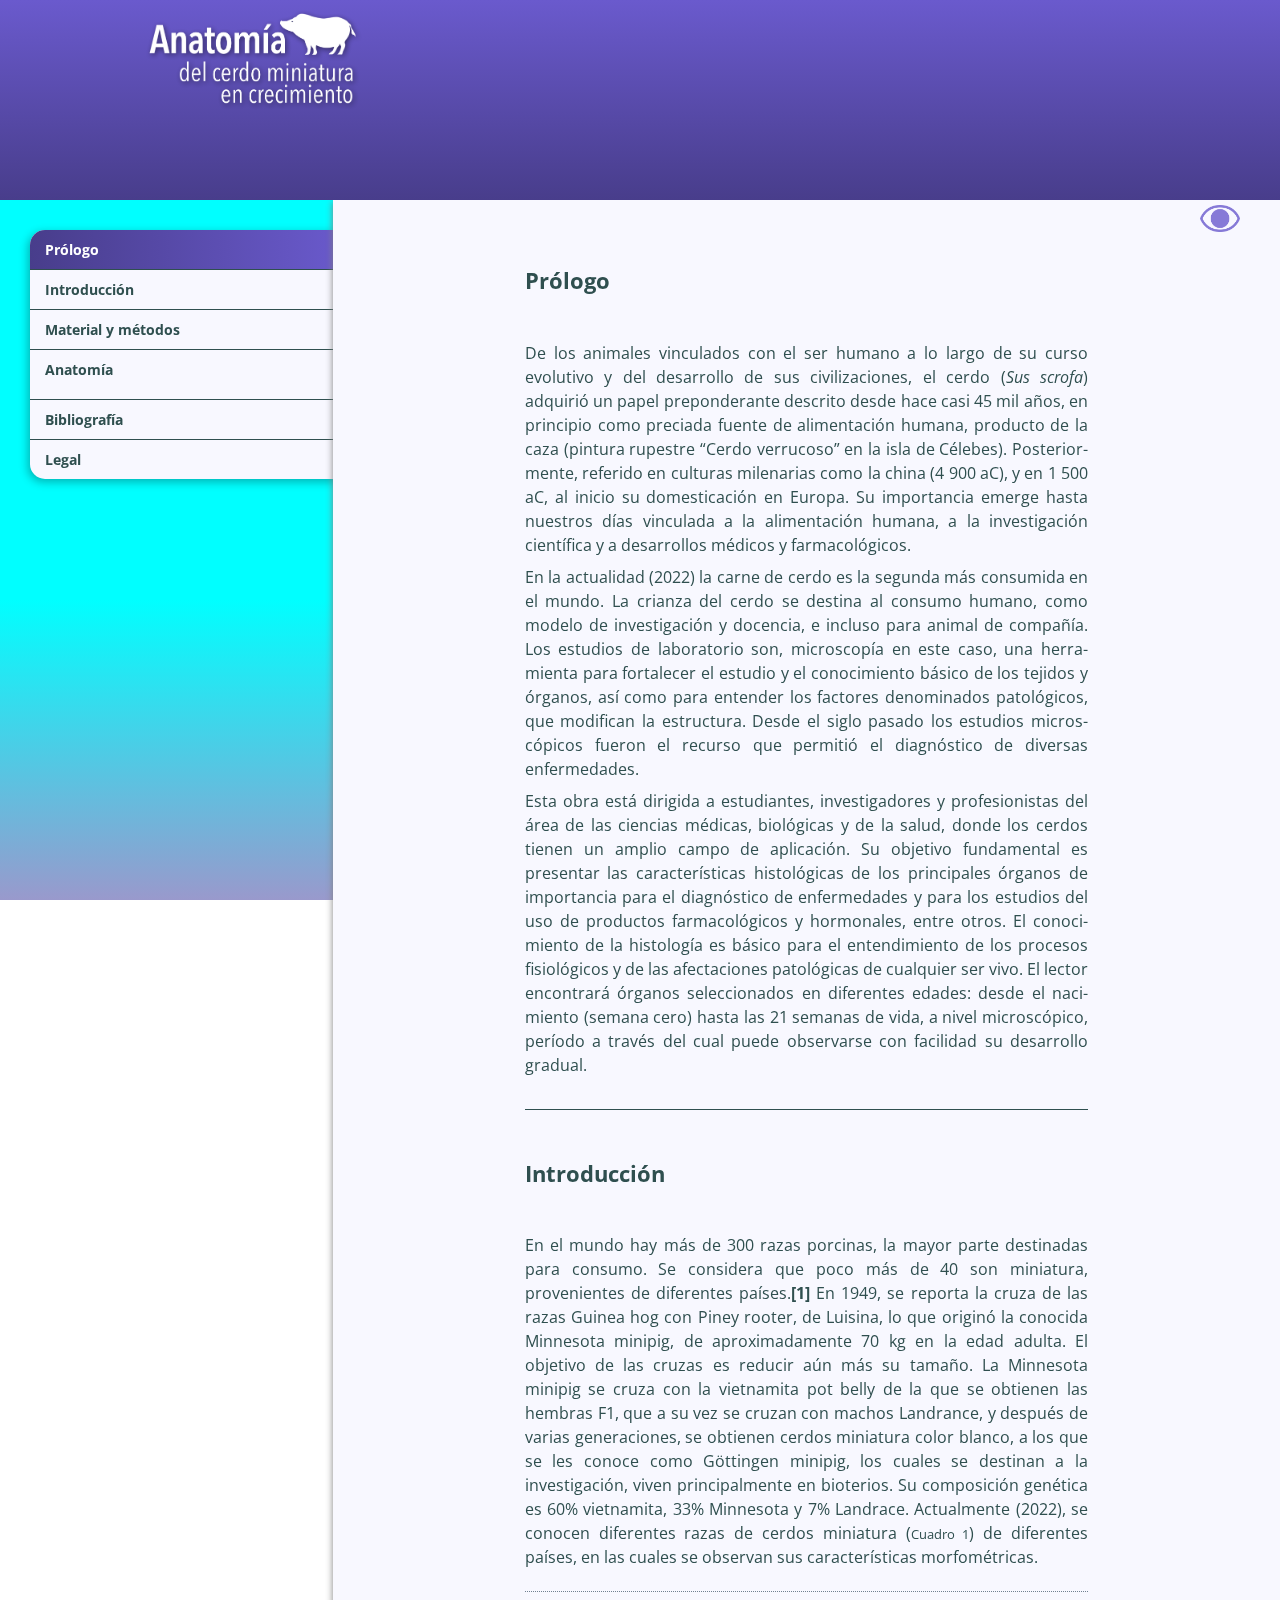
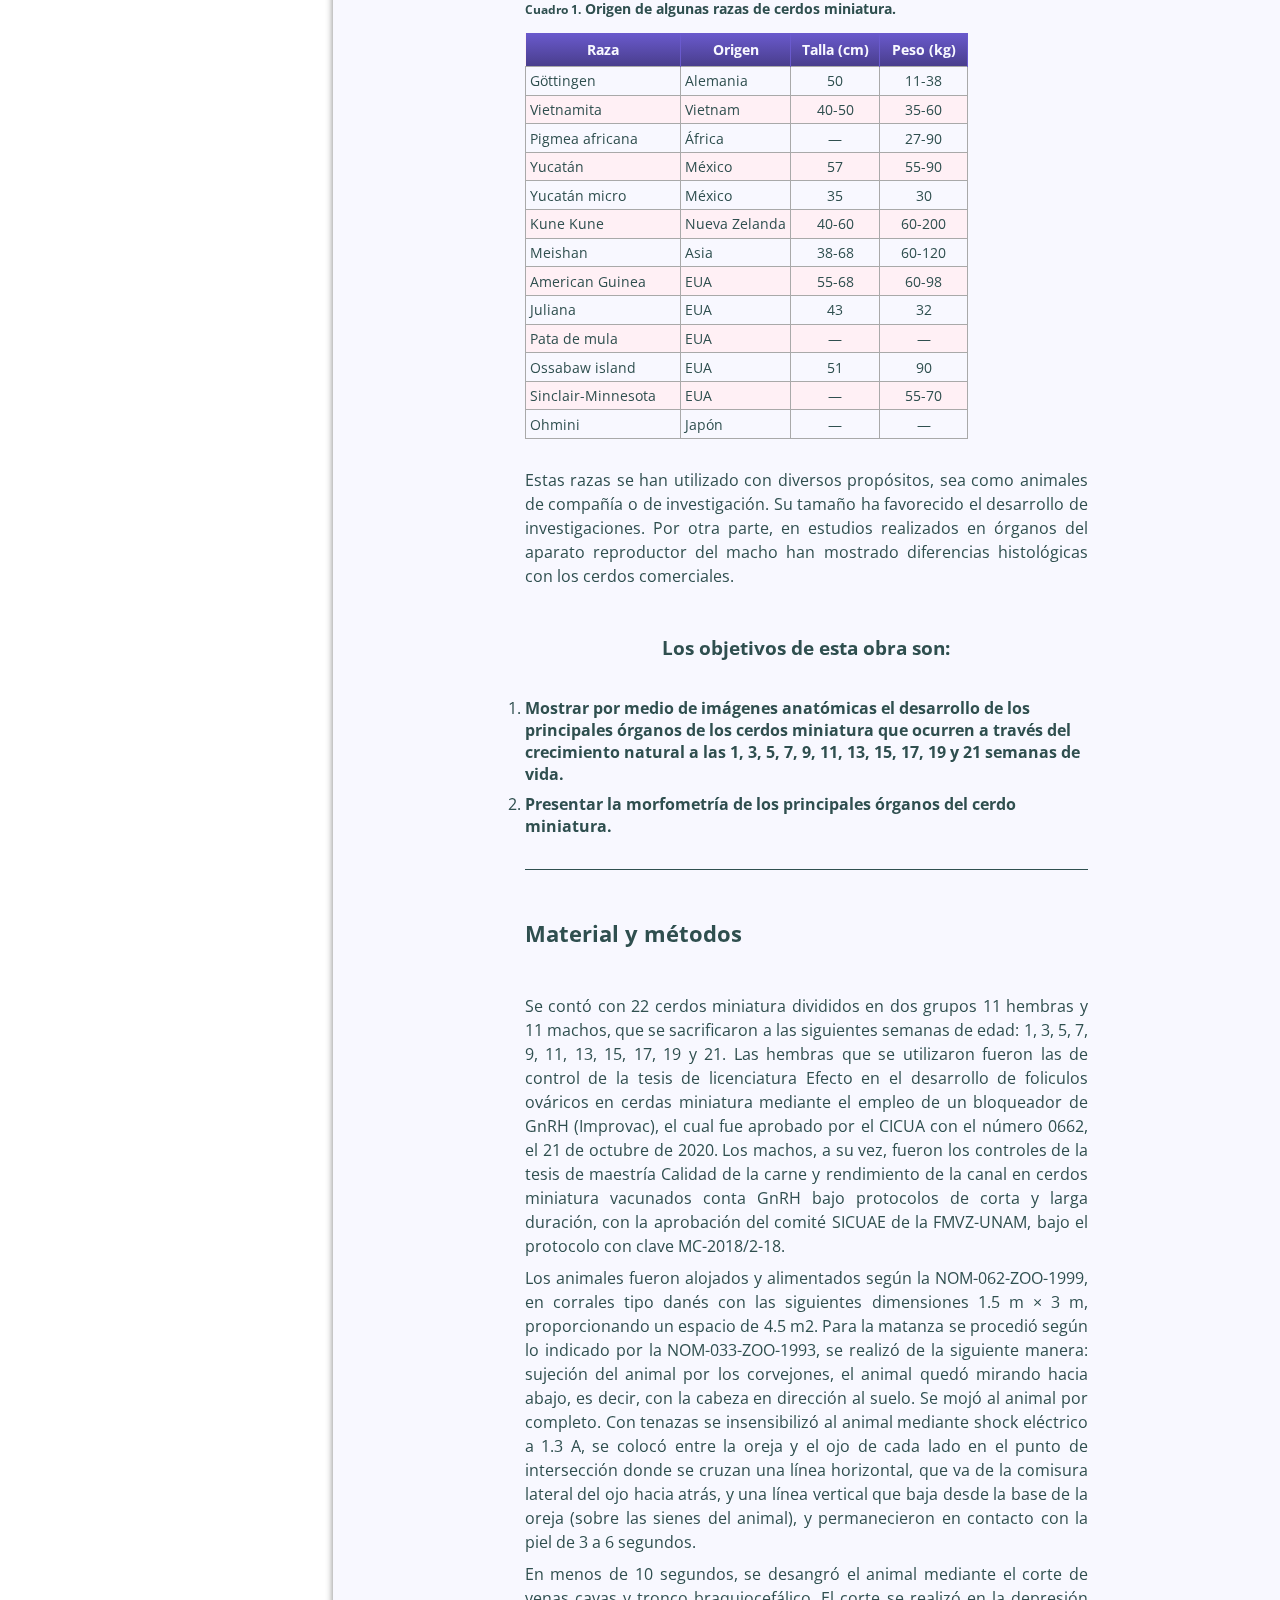
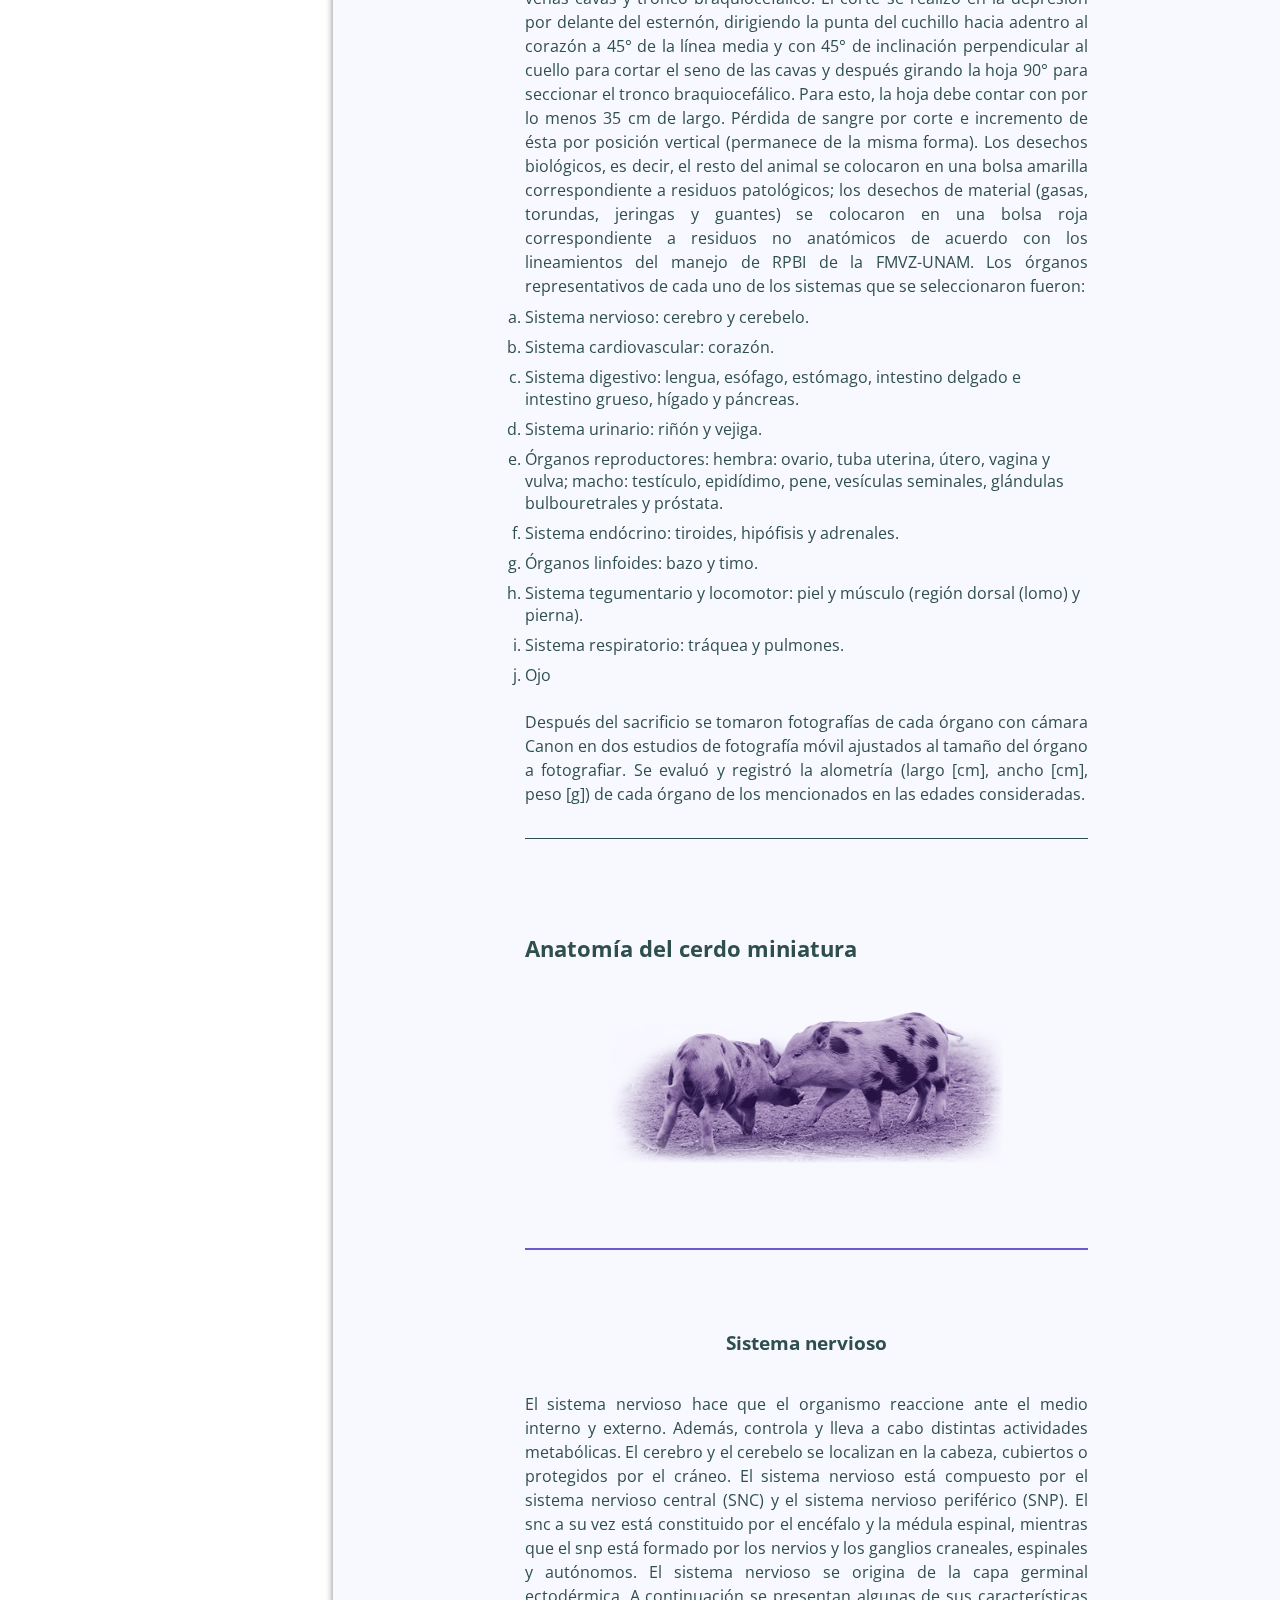
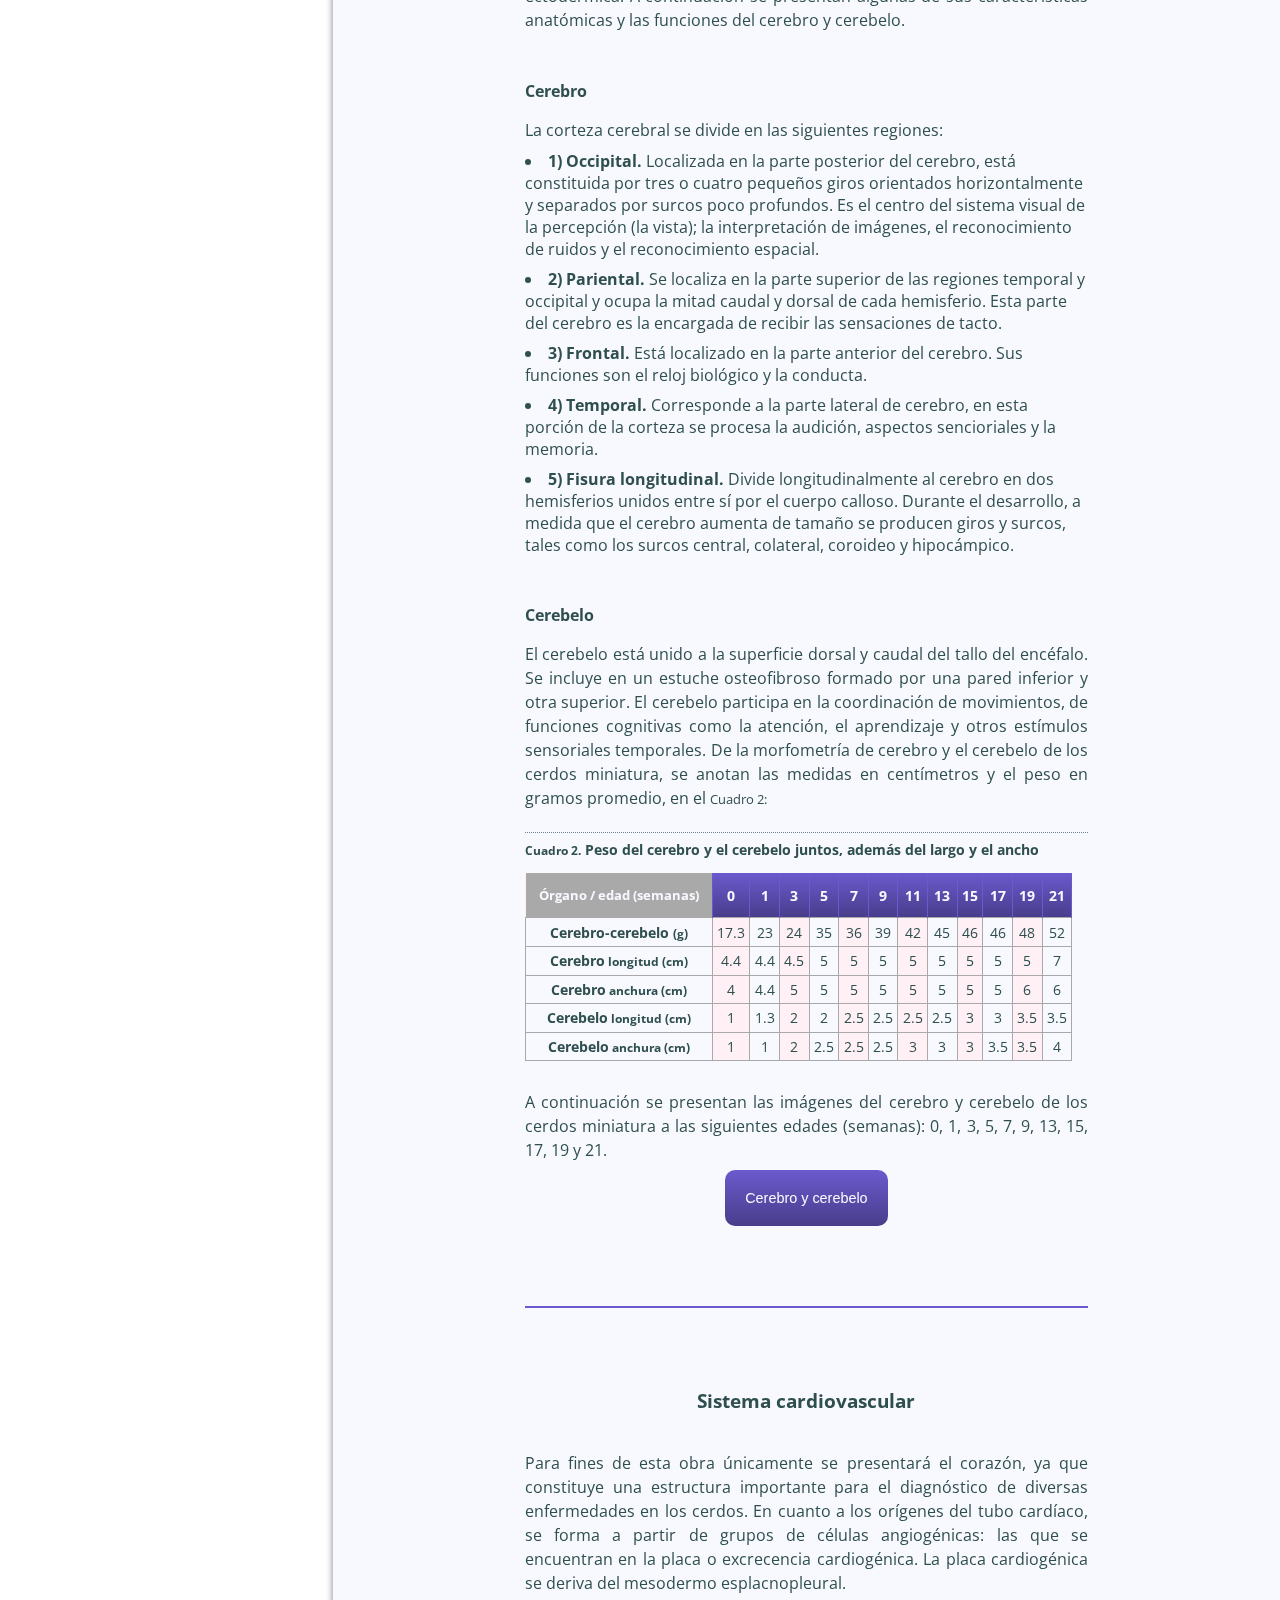
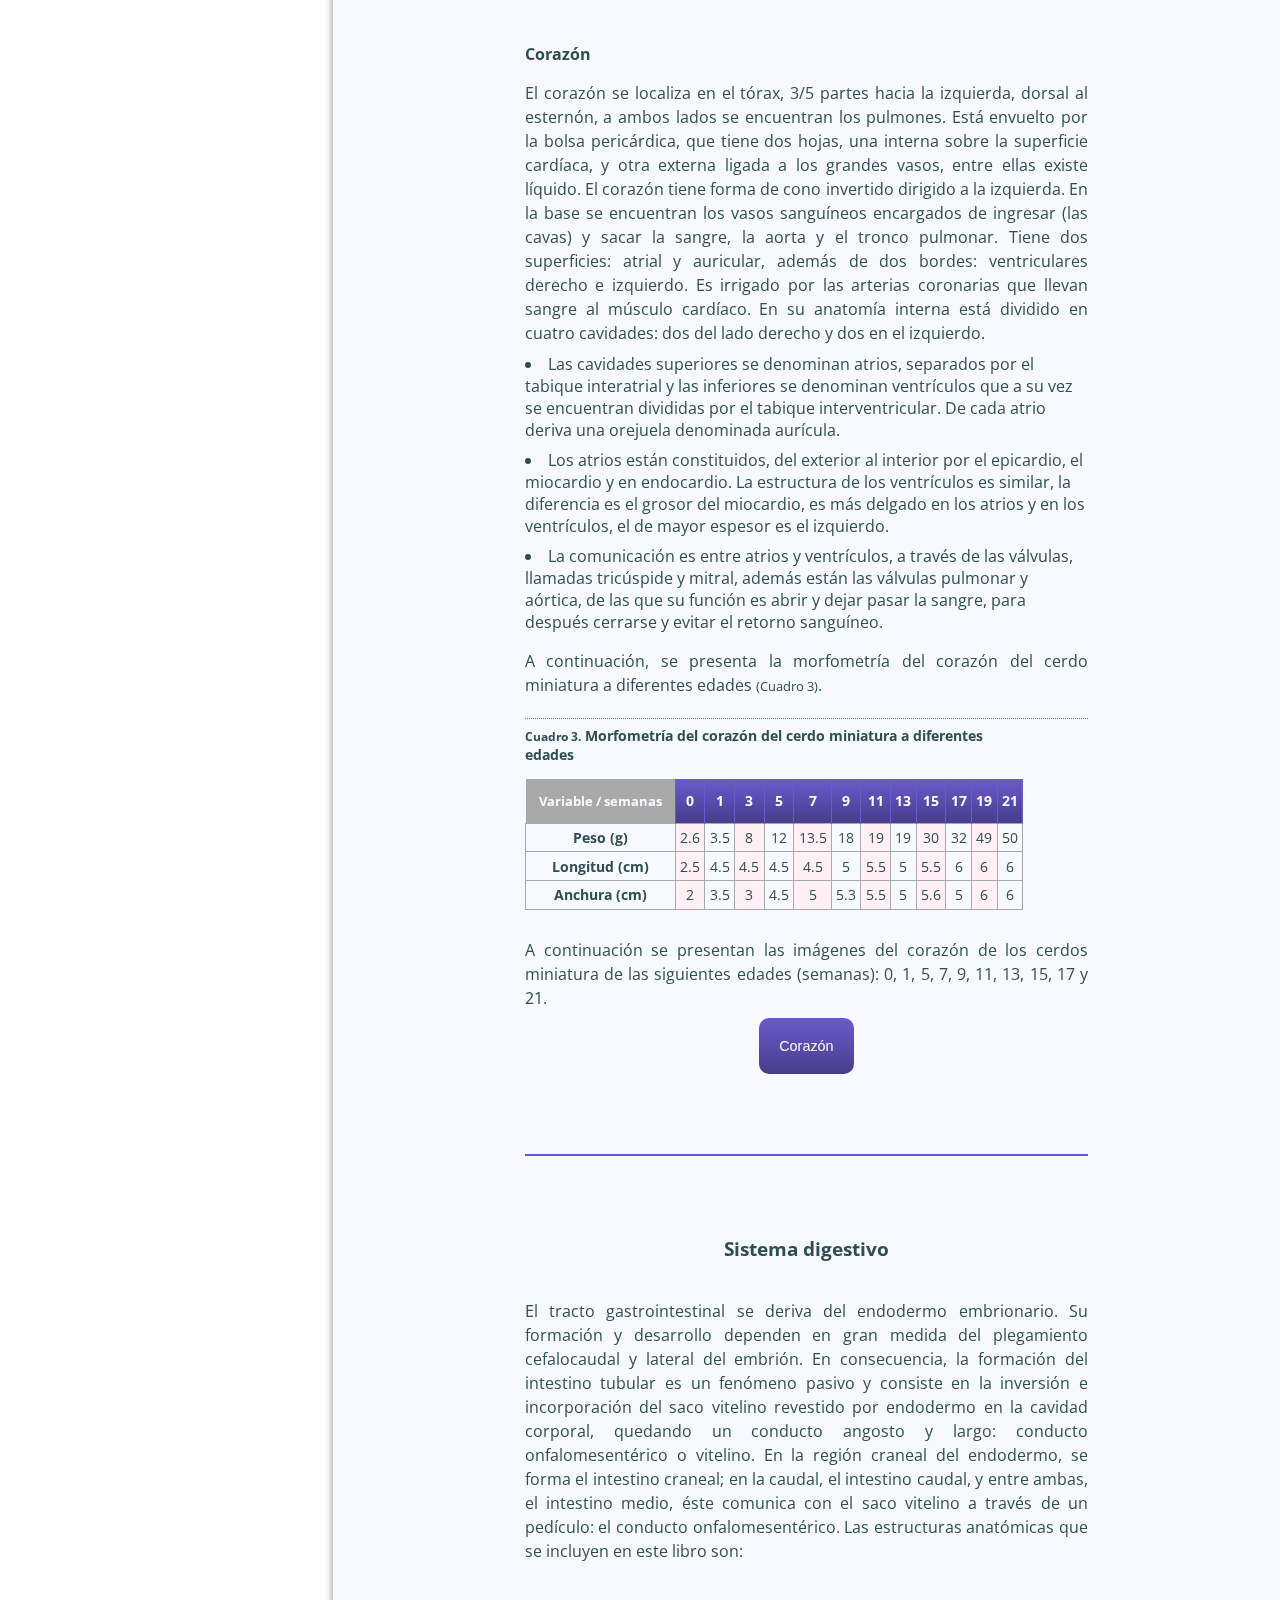
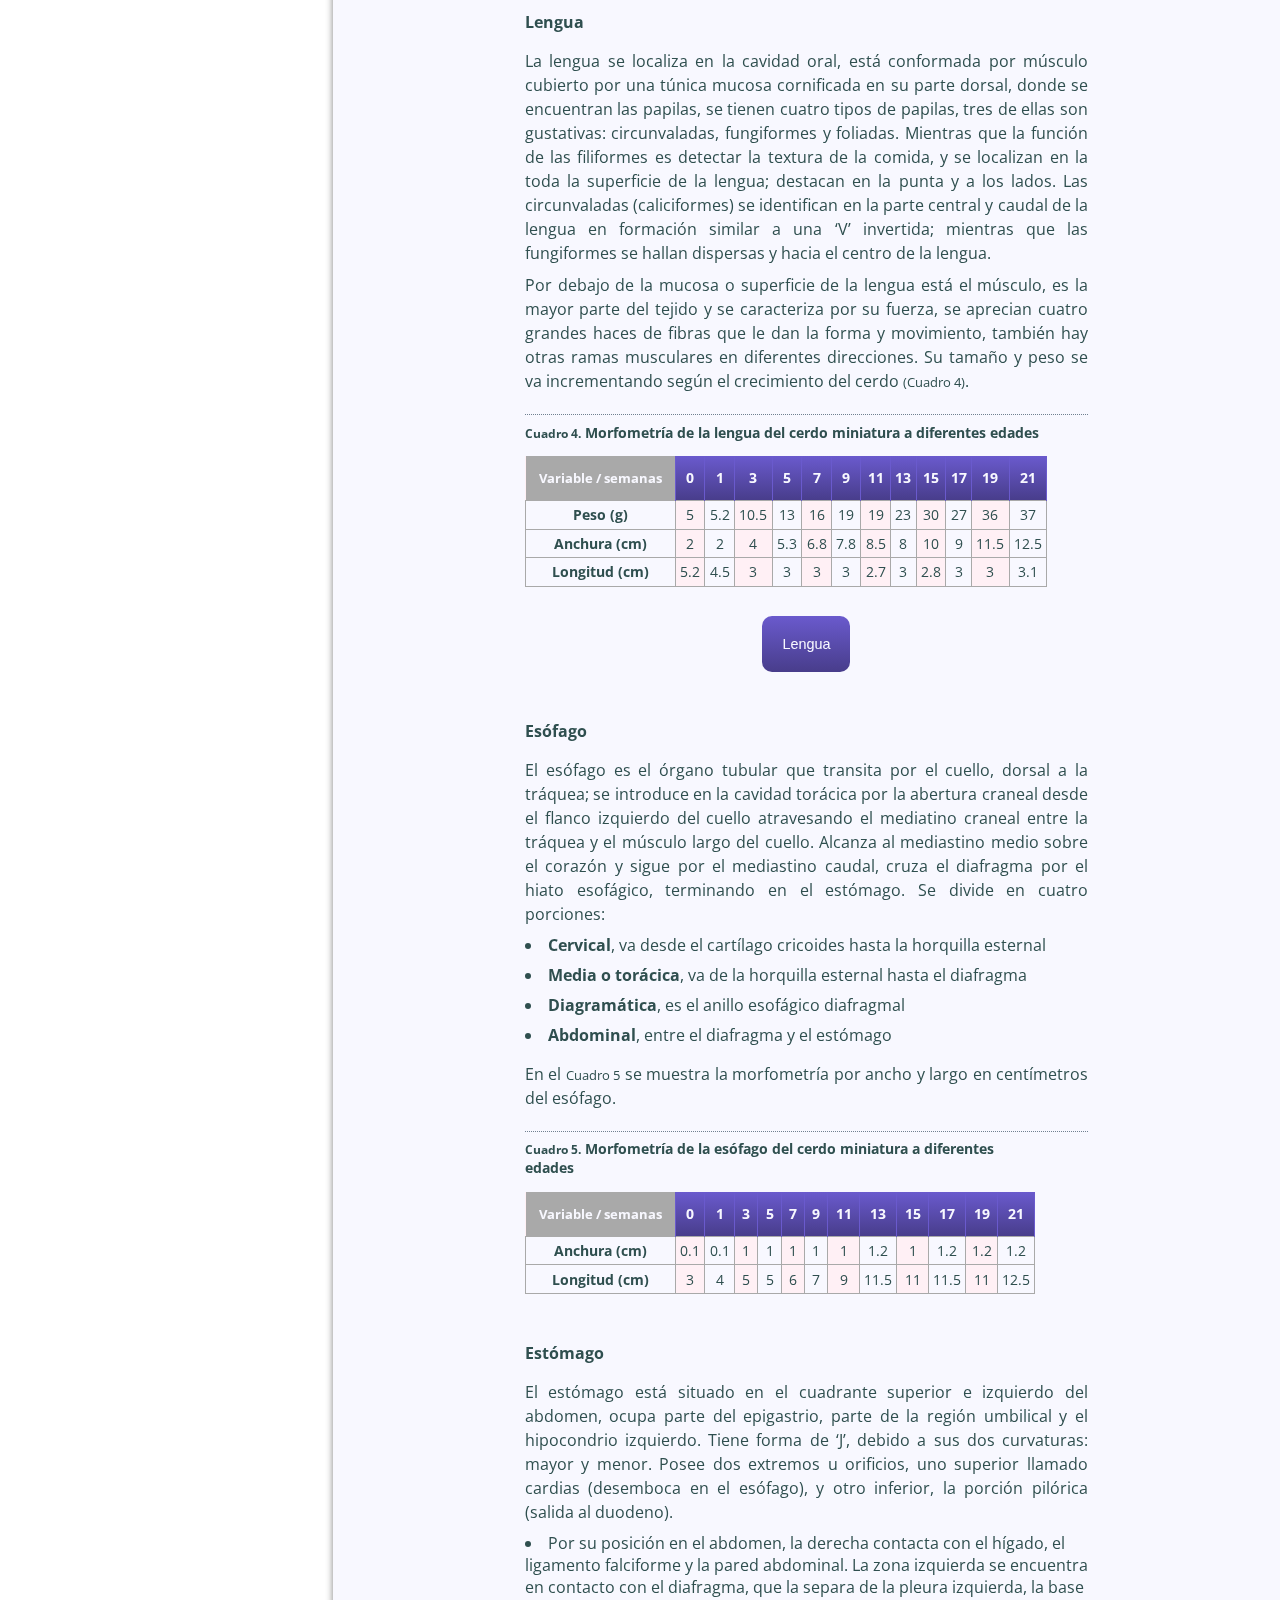
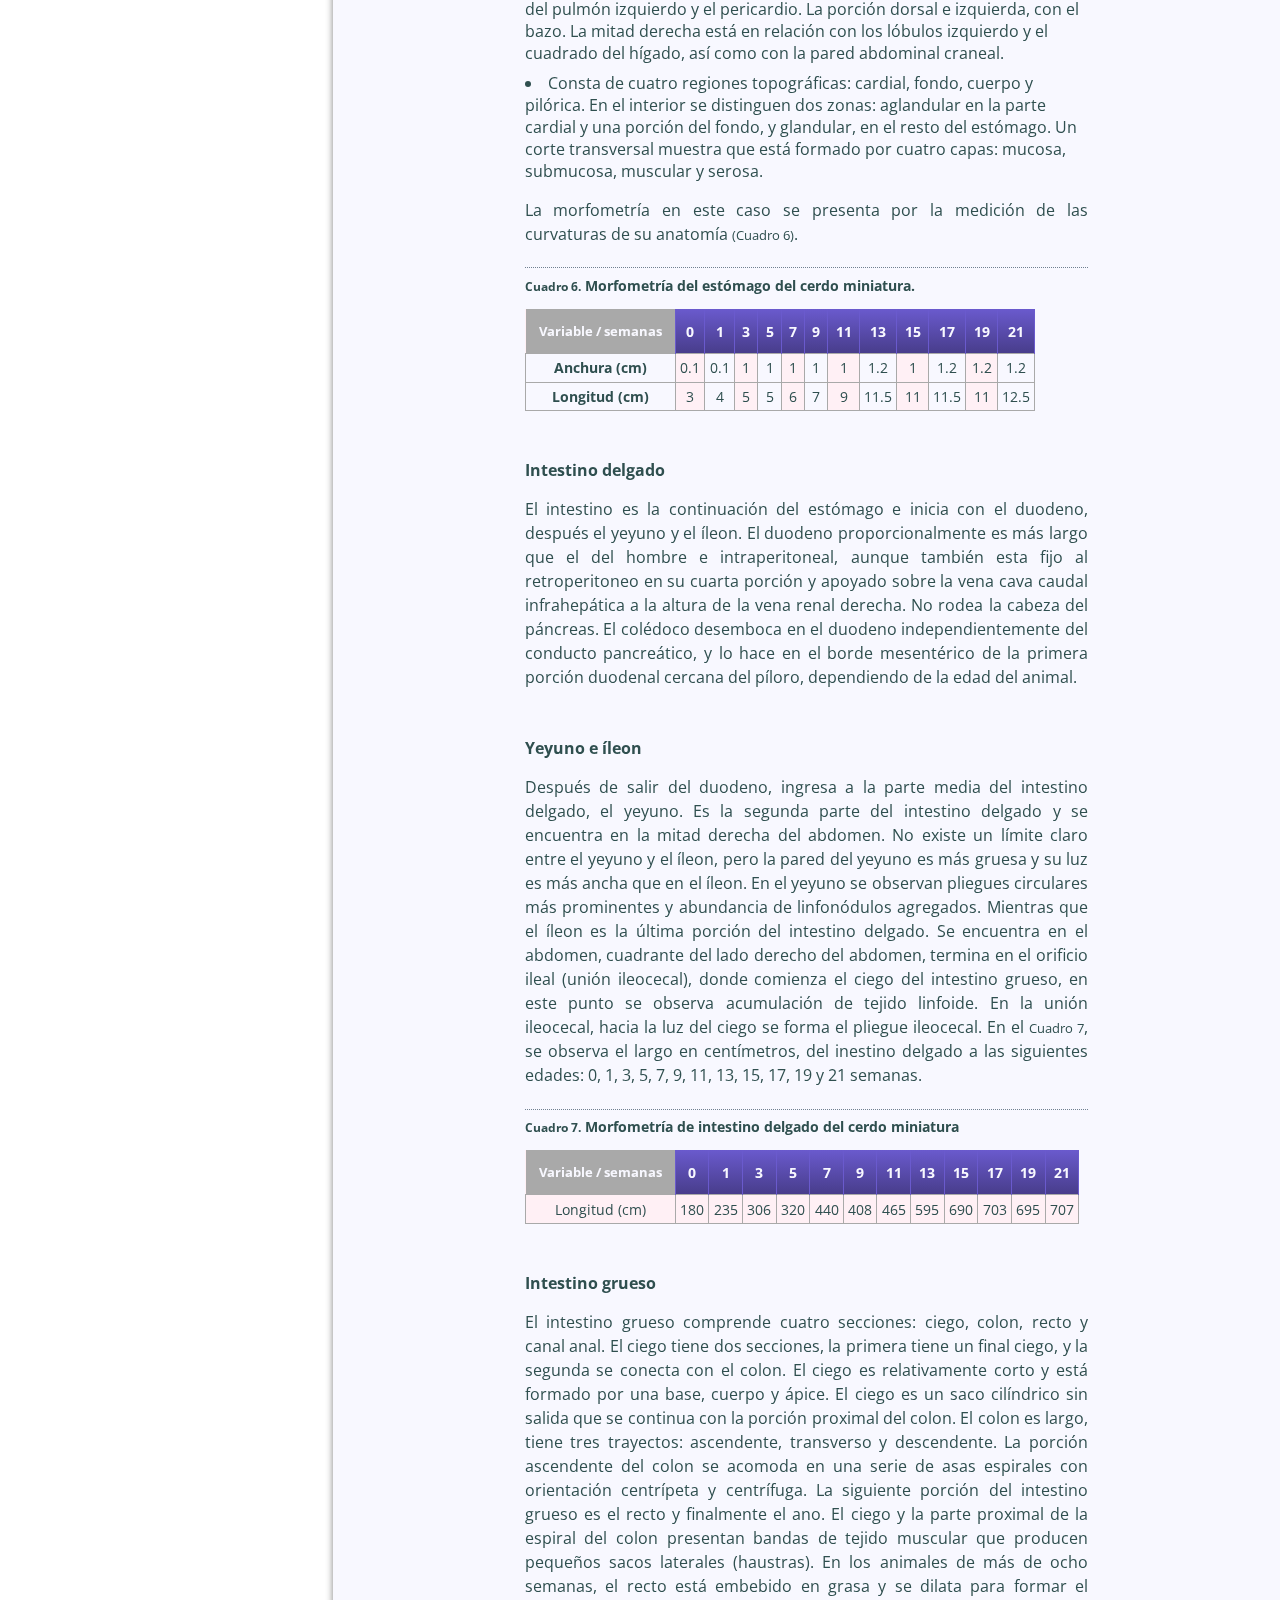
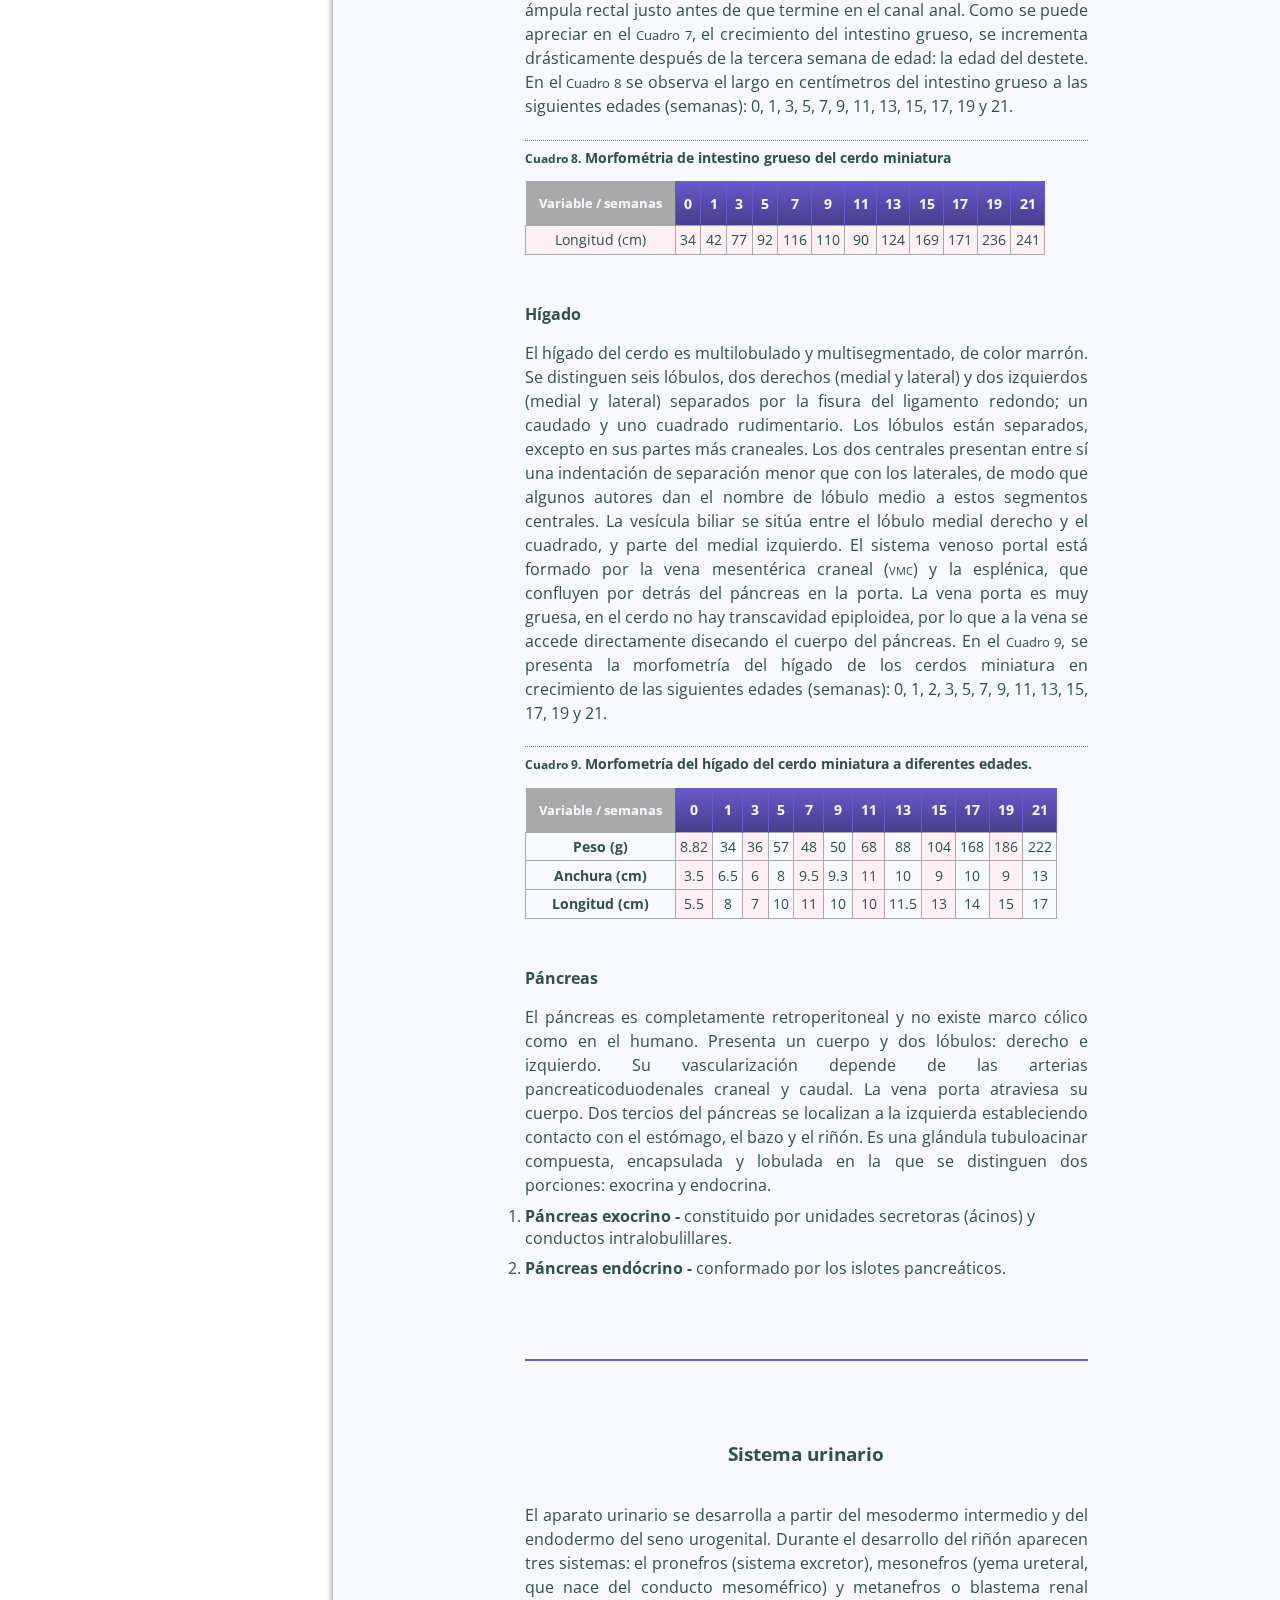
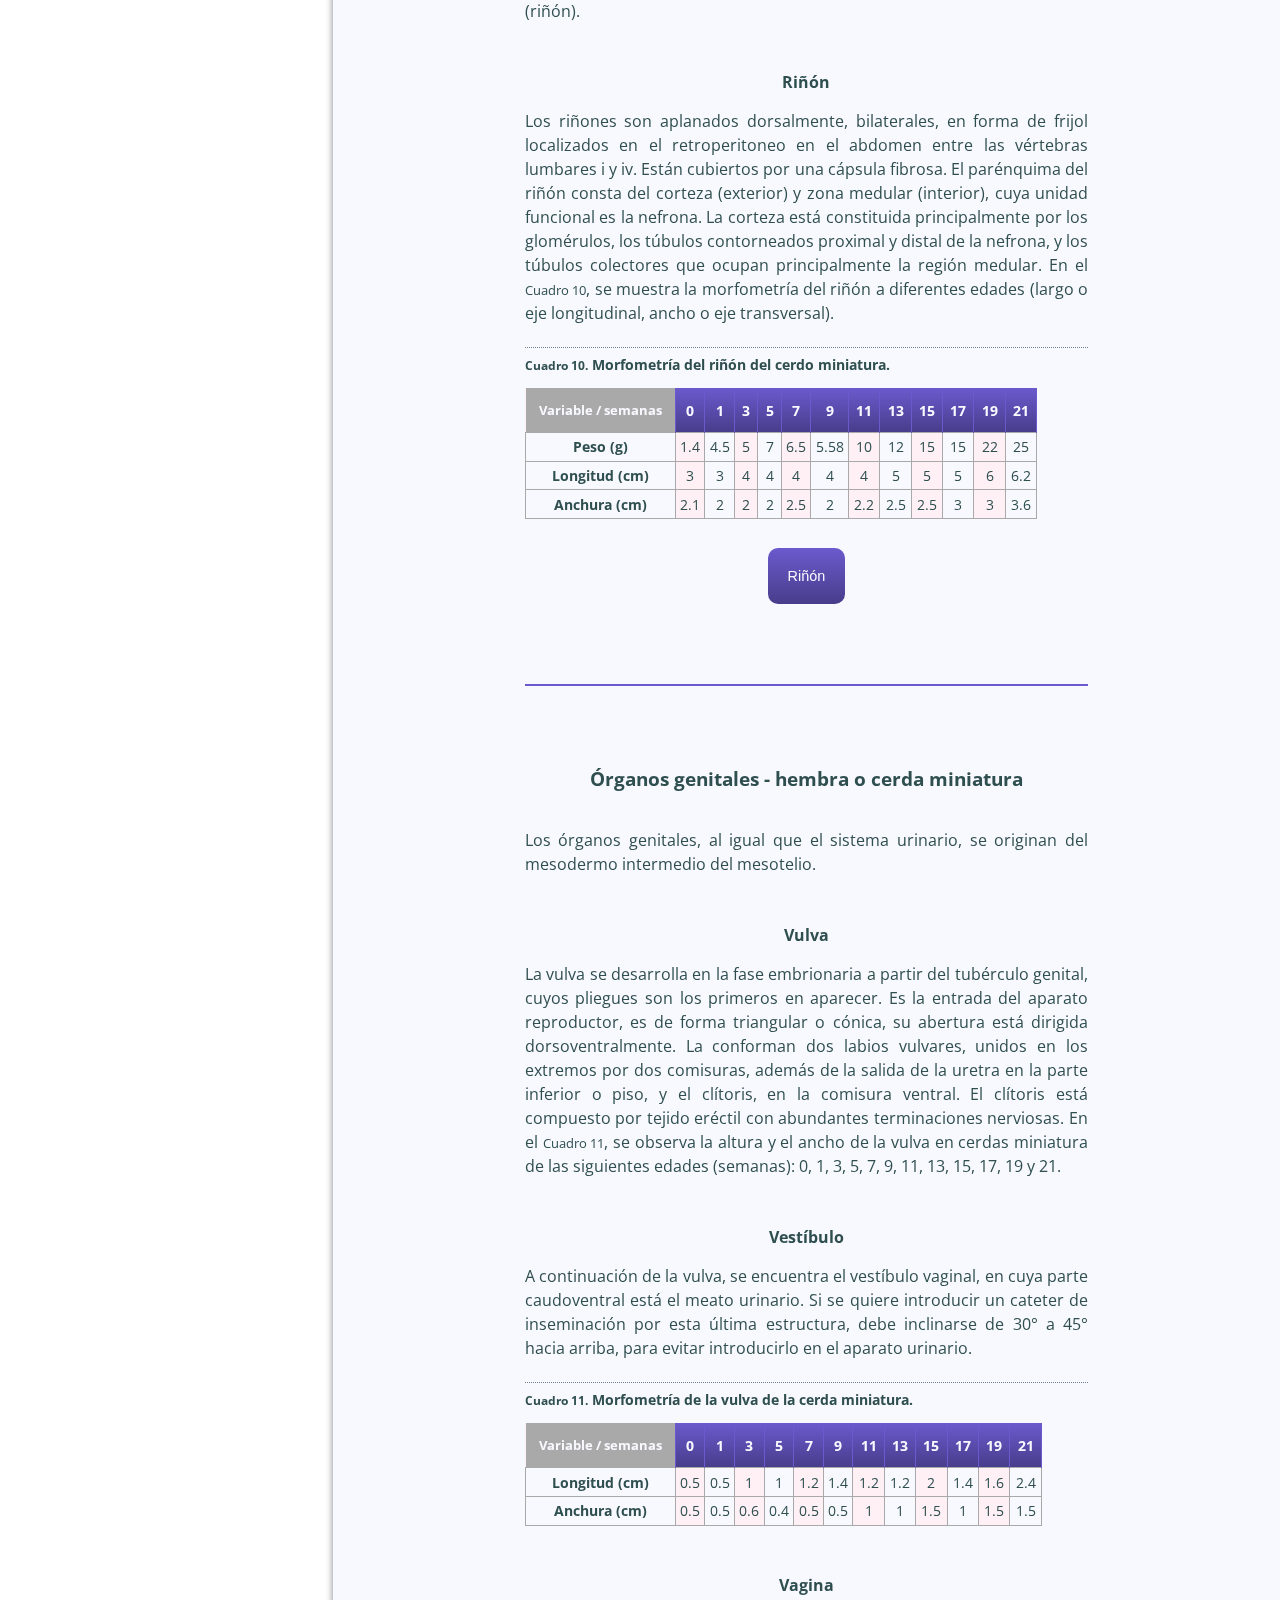
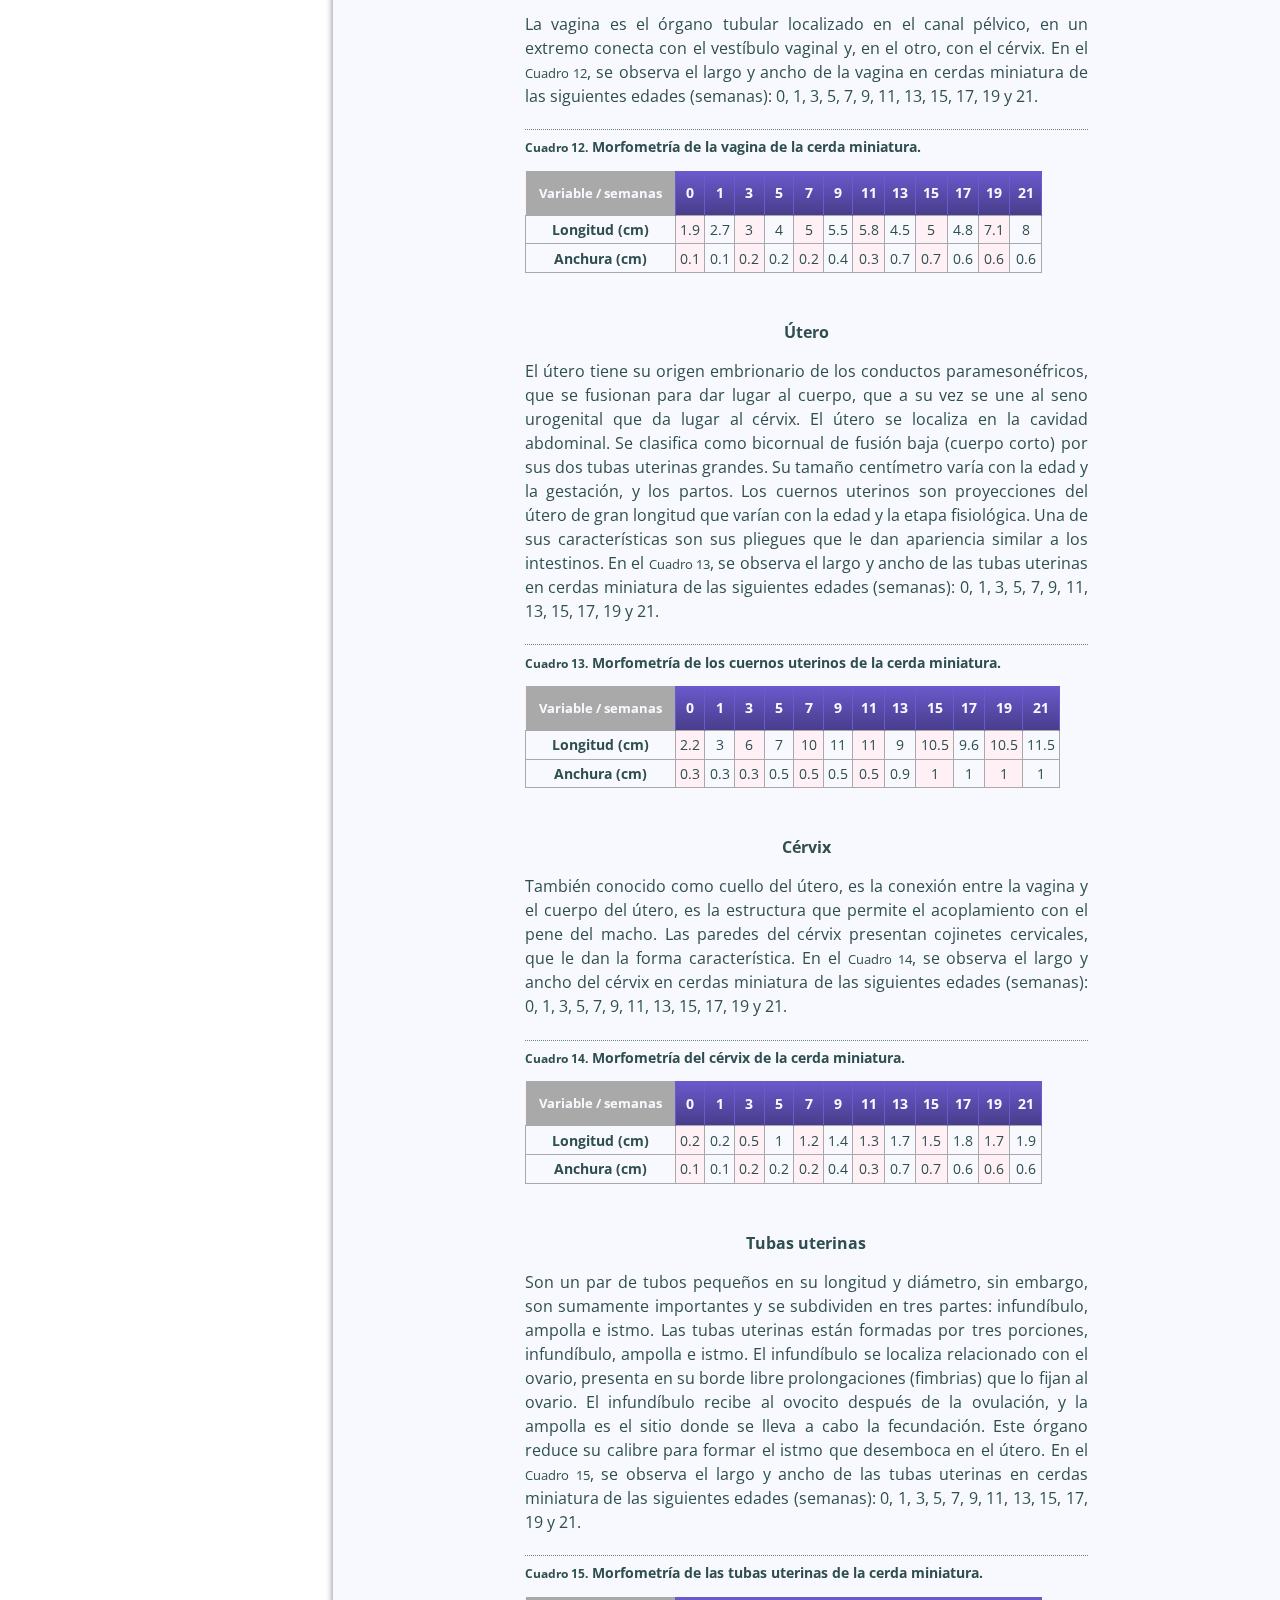
<file: contenido.html>
<!doctype html>
<html>
<head>
<meta charset="UTF-8">

<meta name="viewport" content="width=device-width, initial-scale=1.0">

<!--<link href="/textos.css" rel="stylesheet" type="text/css">-->
<link href="minipig_estilos/estructura.css" rel="stylesheet" type="text/css">
<link href="minipig_estilos/botones.css" rel="stylesheet" type="text/css">
<link href="minipig_estilos/cabecera.css" rel="stylesheet" type="text/css">
<link href="minipig_estilos/modal.css" rel="stylesheet" type="text/css">
<link href="minipig_estilos/textos.css" rel="stylesheet" type="text/css">
<link href="minipig_estilos/navegacion.css" rel="stylesheet" type="text/css">
<link href="minipig_estilos/lectura.css" rel="stylesheet" type="text/css">
	
<script src="https://code.jquery.com/jquery-3.6.0.min.js"></script>
<script src="minipig_estilos/modal.js"></script>

	
	
	<script src="minipig_estilos/textos.js"></script>
	<script src="minipig_estilos/navegacion.js"></script>
	<script src="minipig_estilos/lectura.js"></script>
	
<link rel="preconnect" href="https://fonts.googleapis.com">
<link rel="preconnect" href="https://fonts.gstatic.com" crossorigin>
<link href="https://fonts.googleapis.com/css2?family=Open+Sans:wght@400;600&display=swap" rel="stylesheet">
	
<title>Anatomía del Cerdo Miniatura</title>
	<link rel="icon" type="image/x-icon" href="favicon.ico">

</head>

<body> <!--onload="scrollear()" lo quitaste del body y pasaste al SCRIPT para que SAFARI no se confundiera-->
	<header class="cabecera" id="micabecera">
		<div class="container logo-nav-container">
			
			<a href="index.html"><img src="minipig_imagenes/interfaz/logo.png" alt="logo-header" class="img-full"><img src="minipig_imagenes/interfaz/logo.png" alt="logochico-header" class="img-mobile"></a>
			
			<div id="btnindice" class="boton_indice" onClick="show_indice()"><span class="equis" id="laX"></span>
				<div id="rayas"><span class="pan"></span><span class="pan"></span><span class="pan"></span></div>
			</div>
			
			<nav class="mininavegador" id="nav-indice">
				<ul id="ul_menu_mobile">
					<li><a  onClick="irPrologoM()">Prólogo</a></li>
					<li><a  onClick="irIntroM()">Introducción</a></li>
					<li><a  onClick="irMaterialM()">Material y métodos</a></li>
					<li><a  onClick="irAnatomiaM()">Anatomía</a>
						<ol>
							<li><a onClick="irSistema1M()">1. Sistema nervioso</a></li>
							<li><a onClick="irSistema2M()">2. Sistema cardiovascular</a></li>
							<li><a onClick="irSistema3M()">3. Sistema digestivo</a></li>
							<li><a onClick="irSistema4M()">4. Sistema urinario</a></li>
							<li><a onClick="irSistema5M()">5. Órganos genitales hembra</a></li>
							<li><a onClick="irSistema6M()">6. Órganos genitales macho</a></li>
							<li><a onClick="irSistema7M()">7. Sistema endócrino</a></li>
							<li><a onClick="irSistema8M()">8. Órganos linfoides</a></li>
							<li><a onClick="irSistema9M()">9. Sistema tegumentario y locomotor</a></li>
							<li><a onClick="irSistema10M()">10. Sistema respiratorio</a></li>
							<li><a onClick="irSistema11M()">11. Ojo</a></li>
						</ol>
					</li>
					<li><a onClick="verBiblio()">Bibliografía</a></li>
				</ul>
			</nav>
		</div><!--clase container-->
		
		
		
		
		
	</header>
	
	

	<div class="contenedor">
		
		
		<!--CONTROLES DE LECTURA-->
		<div id="ojo" class="btnOjo btnFondoGris" onclick="showControl()">
			<img id="botonOjo" class="imgBtn" src="minipig_imagenes/interfaz/icon_ojoazul.png" alt="imagen de ojo">
		</div>
		
		
		<div id="Control" class="controles">
		
			<div id="control_vacio" class="control_sec"></div>
			<div class="control_sec izquierdo">
				<button id="bLM" class="boton_en_linea bletraM defaul" onclick="achicar()">Aa</button>
				<button id="bLG" class="boton_en_linea bletraG" onclick="agrandar(0)">Aa</button>
				<button id="bLEG" class="boton_en_linea bletraEG" onclick="agrandar(1)">Aa</button>
			</div>
			<div class="control_sec derecho">
				<div id="bClaro" class="botonbola claro defaul" onclick="colorClaro()"></div>
				<div id="bOscuro" class="botonbola oscuro" onclick="colorOscuro()"></div>
				<div id="bMedio" class="botonbola medio" onClick="colorMedio()"></div>
			<!--<button class="boton">fondo</button>-->
			</div>
			
			<div id="control_vacio2" class="control_sec"></div>
			
		</div>
		<!--CONTROLES LECTURA END-->
		
		<div class="barra">
			<ul>
				<li id="boton1" class="activo" onClick="irPrologo()">Prólogo</li>
				<li id="boton2" onClick="irIntro()">Introducción</li>
				<li id="boton3" onClick="irMaterial()" >Material y métodos</li>
				<li id="boton4" ><a onClick="irAnatomia()">Anatomía</a>
					<ol id="anatomia_temas">
						<li id="btnSub1" onClick="irSistema1()">Sistema nervioso</li>
						<li id="btnSub2" onClick="irSistema2()">Sistema cardiovascular</li>
						<li id="btnSub3" onClick="irSistema3()">Sistema digestivo</li>
						<li id="btnSub4" onClick="irSistema4()">Sistema urinario</li>
						<li id="btnSub5" onClick="irSistema5()">Órganos genitales hembra</li>
						<li id="btnSub6" onClick="irSistema6()">Órganos genitales macho</li>
						<li id="btnSub7" onClick="irSistema7()">Sistema endócrino</li>
						<li id="btnSub8" onClick="irSistema8()">Órganos linfoides</li>
						<li id="btnSub9" onClick="irSistema9()">Sistema tegumentario y locomotor</li>
						<li id="btnSub10" onClick="irSistema10()">Sistema respiratorio</li>
						<li id="btnSub11" onClick="irSistema11()">Ojo</li>
					</ol>
				</li>
				<li id="boton5" onClick="verBiblio()">Bibliografía</li>
				<li id="boton6">Legal</li>
			</ul>
		</div><!--BARRA FIN-->
		
		
		
		<div id="Contenido" class="textos">
		
			
			
		<!--	MODAL DE INICIO (ADVERTENCIA)-->
		<!--<div class="modalO" id="modalObjetivo">
			  	
				<div class="modal-content-obj" id="textoObjetivo">
				<p>El uso del material contenido en esta obra será exclusivamente para fines educativos e informativos, &shy;y deberá citar la fuente:</p>
					
					<p><small>"Trujillo, María Elena. <i>Anatomía del cerdo miniatura en crecimiento.</i> México:UNAM;2024."</small></p>
					
					<a class="btnContinuar" onClick="modalObj()">Continuar</a>
				</div>
			</div>-->
			<!--	MODAL DE INICIO (ADVERTENCIA)-->
			
			
			
			<!-- M O D A L  LEGALES -->
			<!--<div id="mLegal" class="modal">
			  	<span class="cruz" onClick="verBiblio()">&times;</span>
				<div class="modal-content">
					<div class="bibliotextos">
						
						<p>Primera edición (html), 30 de octubre de 2023 DR® 2023 UNIVERSIDAD NACIONAL AUTÓNOMA DE MÉXICO  Ciudad Universitaria, Coyoacán, 04510, Ciudad de México.
							<br>ISBN: xxxxxxxxxx (iBook)<br>ISBN: xxxxxxxxx (HTML)
						<br>Esta edición y sus características son propiedad de la UNAM.</p>
					</div>
				</div>

			</div>-->
			<!--MODAL L E G A L fin-->
			
			<!-- M O D A L  BIBLIOGRAFIA -->
			<div id="modalBiblio" class="modal">
			  	<span class="cruz" id="tache" onClick="verBiblio()">&times;</span>
				
				<div class="modal-content">
					<div class="bibliotextos">
						
						<p><strong>1) EM, Balén MJ, Cienfuegos JA, Zazpe CM, Herrera J, Lera JM.</strong><br><i>Anatomía del cerdo aplicada a la experimentación general.</i><br> Cirugía Española, 2000;67(6):586-593.</p>
						
						<p><strong>2) Cano FG, Ramírez ZG, Ayala FD, López AO, Latorre RR, Martínez GF, Sánchez CC, Arencibia EA, Orenes HM, Vázquez AJM.</strong> <br><i>Anatomía Interactiva del Cerdo.</i> <br>Murcia, España: Universidad de Murcia; 2008.<br>
						<a href="http://www.ciap.org.ar/Sitio/Archivos/Anatomia%20Interactiva%20del%20Cerdo.pdf" target="_blank">Anatomía interactiva del cerdo</a></p>
						
						<p><strong>3) König HE, Liebich HG.</strong> <br><i>Anatomía de los animales domésticos.</i> 2a edición [dos tomos].<br> Buenos Aires, Argentina: Médica Panamericana; 2008.</p>
						
						<p><strong>4) International Committe on Veterinary Gross. Anatomical Nomenclature (ICVGAN).</strong> <br><i>Nomina Anatómica Veterinaria.</i> 6a edición. <br>Ghent, Bélgica: WAVA, Editorial Committee; 2017.</p>
						
						<p><strong>5) Shively M.</strong> Capítulo 21. <br><i>Anatomía del cerdo.</i> <br>En: <i>Anatomía Veterinaria Básica, Comparativa y Clínica.</i> <br>Ciudad de México, México: El Manual Moderno SA de CV; 2009. pp. 329-339.</p>
						
						<p><strong>6) Sisson S, Grossman JD.</strong> <i>Antomia de los Animales Domésticos.</i> 5a edición.  Barcelona, España: Masson; 1982.</p>
						
					</div>
				</div>

			</div><!--MODAL fin-->
			
			
			
			
			<h2 id="aPrologo">Prólogo</h2>
			<p>De los animales vincu&shy;lados con el ser humano a lo largo de su curso evolutivo y del desa&shy;rrollo de sus civili&shy;zacio&shy;nes, el cerdo (<i>Sus scrofa</i>) adquirió un papel prepon&shy;derante descrito desde hace casi 45 mil años, en principio como preciada fuente de alimen&shy;tación humana, producto de la caza (pintura rupestre “Cerdo verrucoso” en la isla de Célebes). Posterior&shy;mente, referido en culturas milenarias como la china (4 900 aC), y en 1 500 aC, al inicio su domesti&shy;cación en Europa. Su impor&shy;tancia emerge hasta nuestros días vincu&shy;lada a la alimenta&shy;ción humana, a la investi&shy;gación cientí&shy;fica y a desarro&shy;llos médicos y farmacológicos.</p>
			<p id="marcaPrologo">En la actualidad (2022) la carne de cerdo es la se&shy;gunda más con&shy;sumida en el mundo. La crianza del cerdo se des&shy;tina al consumo humano, como modelo de inves&shy;tigación y docencia, e incluso para animal de compañía. Los estu&shy;dios de labora&shy;torio son, micros&shy;copía en este caso, una herra&shy;mienta para forta&shy;lecer el estudio y el cono&shy;cimiento básico de los tejidos y órganos, así como para entender los facto&shy;res denomina&shy;dos patoló&shy;gicos, que modifican la estruc&shy;tura. Desde el siglo pasado los estudios micros&shy;cópicos fueron el recur&shy;so que permitió el diagnós&shy;tico de diversas enfermedades.</p>
			<p>Esta obra está dirigida a estudiantes, inves&shy;tigado&shy;res y profesio&shy;nistas del área de las ciencias médicas, bio&shy;lógicas y de la salud, donde los cerdos tienen un amplio campo de aplicación. Su objetivo funda&shy;mental es presentar las caracte&shy;rísticas histológicas de los principales órganos de impor&shy;tancia para el diagnós&shy;tico de enferme&shy;dades y para los estudios del uso de productos farmaco&shy;lógicos y hormo&shy;nales, entre otros. El conoci&shy;miento de la histo&shy;logía es básico para el entendimiento de los procesos fisiológicos y de las afecta&shy;ciones pato&shy;lógicas de cualquier ser vivo. El lector encontrará órganos selec&shy;cionados en dife&shy;rentes edades: desde el naci&shy;miento (semana cero) hasta las 21 semanas de vida, a nivel micros&shy;cópico, período a través del cual puede obser&shy;varse con facilidad su desa&shy;rrollo gradual.</p>
			
			<div  class="raya-separado" id="aIntro"></div>
			
			<h2>Introducción</h2>
			
			<p>En el mundo hay más de 300 razas porcinas, la mayor parte destinadas para consumo. Se considera que poco más de 40 son miniatura, provenientes de diferentes países.<a onClick="verBiblio()"><b>[1]</b></a>  En 1949, se reporta la cruza de las razas Guinea hog con Piney rooter, de Luisina, lo que originó la conocida Minnesota minipig, de aproximadamente 70 kg en la edad adulta. El objetivo de las cruzas es reducir aún más su tamaño. La Minnesota minipig se cruza con la vietnamita pot belly de la que se obtienen las hembras F1, que a su vez se cruzan con machos Landrance, y después de varias generaciones, se obtienen cerdos miniatura color blanco, a los que se les conoce como Göttingen minipig, los cuales se destinan a la investigación, viven principalmente en bioterios. Su composición genética es 60% vietnamita, 33% Minnesota y 7% Landrace. Actualmente (2022), se conocen diferentes razas de cerdos miniatura (<small>Cuadro 1</small>) de diferentes países, en las cuales se observan sus características morfométricas.</p>
			
			
			<table class="tipo1" id="cuadro1">
			<caption><small>Cuadro 1.</small> Origen de algunas razas de cerdos miniatura.</caption>
				<thead>
				<tr class="primeraFila">
					<th style="width:35%">Raza</th>
					<th style="width:25%">Origen</th>
					<th style="width:20%">Talla (cm)</th>
					<th style="width:20%">Peso (kg)</th>
				</tr>
				</thead>
				<tbody>
				<tr class="filas">
					<td>Göttingen</td>
					<td>Alemania</td>
					<td style="text-align: center">50</td>
					<td style="text-align: center">11-38</td>
				</tr>
				<tr class="filas">
					<td>Vietnamita</td>
					<td>Vietnam</td>
					<td style="text-align: center">40-50</td>
					<td style="text-align: center">35-60</td>
				</tr>
				<tr class="filas">
					<td>Pigmea africana</td>
					<td>África</td>
					<td style="text-align: center">—</td>
					<td style="text-align: center">27-90</td>
				</tr>
				<tr class="filas">
					<td>Yucatán</td>
					<td>México</td>
					<td style="text-align: center">57</td>
					<td style="text-align: center">55-90</td>
				</tr>
				<tr class="filas">
					<td>Yucatán micro</td>
					<td>México</td>
					<td style="text-align: center">35</td>
					<td style="text-align: center">30</td>
				</tr>
				<tr class="filas">
					<td>Kune Kune</td>
					<td>Nueva Zelanda</td>
					<td style="text-align: center">40-60</td>
					<td style="text-align: center">60-200</td>
				</tr>
				<tr class="filas">
					<td>Meishan</td>
					<td>Asia</td>
					<td style="text-align: center">38-68</td>
					<td style="text-align: center">60-120</td>
				</tr>
				<tr class="filas">
					<td>American Guinea</td>
					<td>EUA</td>
					<td style="text-align: center">55-68</td>
					<td style="text-align: center">60-98</td>
				</tr>
				<tr class="filas">
					<td>Juliana</td>
					<td>EUA</td>
					<td style="text-align: center">43</td>
					<td style="text-align: center">32</td>
				</tr>
				<tr class="filas">
					<td>Pata de mula</td>
					<td>EUA</td>
					<td style="text-align: center">—</td>
					<td style="text-align: center">—</td>
				</tr>
				<tr class="filas">
					<td>Ossabaw island</td>
					<td>EUA</td>
					<td style="text-align: center">51</td>
					<td style="text-align: center">90</td>
				</tr>
				<tr class="filas">
					<td>Sinclair-Minnesota</td>
					<td>EUA</td>
					<td style="text-align: center">—</td>
					<td style="text-align: center">55-70</td>
				</tr>
				<tr class="filas">
					<td>Ohmini</td>
					<td>Japón</td>
					<td style="text-align: center">—</td>
					<td style="text-align: center">—</td>
				</tr>
			</tbody>
</table>
			
			<p>Estas razas se han utilizado con diversos propósitos, sea como animales de compañía o de investigación. Su tamaño ha favorecido el desarrollo de investigaciones. Por otra parte, en estudios realizados en órganos del aparato reproductor del macho han mostrado diferencias histológicas con los cerdos comerciales.</p>
			
			
			
			<h3>Los objetivos de esta obra son:</h3>
			<ol class="especial">
				<li><strong>Mostrar por medio de imágenes anatómicas el desarrollo de los principales órganos de los cerdos miniatura que ocurren a través del crecimiento natural a las 1, 3, 5, 7, 9, 11, 13, 15, 17, 19 y 21 semanas de vida.</strong></li>
				<li><strong>Presentar la morfometría de los principales órganos del cerdo miniatura.</strong></li>
			</ol>
			
			
			<div  class="raya-separado" id="aMaterial"></div>
			
			<h2>Material y métodos</h2>
			<p>Se contó con 22 cerdos miniatura divididos en dos grupos 11 hembras y 11 machos, que se sacrificaron a las siguientes semanas de edad: 1, 3, 5, 7, 9, 11, 13, 15, 17, 19 y 21. Las hembras que se utilizaron fueron las de control de la tesis de licenciatura Efecto en el desarrollo de foliculos ováricos en cerdas miniatura mediante el empleo de un bloqueador de GnRH (Improvac), el cual fue aprobado por el CICUA con el número 0662, el 21 de octubre de 2020. Los machos, a su vez, fueron los controles de la tesis de maestría Calidad de la carne y rendimiento de la canal en cerdos miniatura vacunados conta GnRH bajo protocolos de corta y larga duración, con la aprobación del comité SICUAE de la FMVZ-UNAM, bajo el protocolo con clave MC-2018/2-18.</p>
			<p>Los animales fueron alojados y alimentados según la NOM-062-ZOO-1999, en corrales tipo danés con las siguientes dimensiones 1.5 m × 3 m, proporcionando un espacio de 4.5 m2. Para la matanza se procedió según lo indicado por la NOM-033-ZOO-1993, se realizó de la siguiente manera: sujeción del animal por los corvejones, el animal quedó mirando hacia abajo, es decir, con la cabeza en dirección al suelo. Se mojó al animal por completo. Con tenazas se insensibilizó al animal mediante shock eléctrico a 1.3 A, se colocó entre la oreja y el ojo de cada lado en el punto de intersección donde se cruzan una línea horizontal, que va de la comisura lateral del ojo hacia atrás, y una línea vertical que baja desde la base de la oreja (sobre las sienes del animal), y permane&shy;cieron en contacto con la piel de 3 a 6 segundos.</p>
			<p>En menos de 10 segundos, se desangró el animal mediante el corte de venas cavas y tronco braquiocefálico. El corte se realizó en la depresión por delante del esternón, dirigiendo la punta del cuchillo hacia adentro al corazón a 45° de la línea media y con 45° de inclinación perpendicular al cuello para cortar el seno de las cavas y después girando la hoja 90° para seccionar el tronco braquiocefálico. Para esto, la hoja debe contar con por lo menos 35 cm de largo. Pérdida de sangre por corte e incremento de ésta por posición vertical (permanece de la misma forma). Los desechos biológicos, es decir, el resto del animal se colocaron en una bolsa amarilla correspondiente a residuos patológicos; los desechos de material (gasas, torundas, jeringas y guantes) se colocaron en una bolsa roja correspondiente a residuos no anatómicos de acuerdo con los lineamientos del manejo de RPBI de la FMVZ-UNAM. Los órganos representativos de cada uno de los sistemas que se seleccionaron fueron:</p>
			<ol class="listaOrdenada_letras">
				<li>Sistema nervioso: cerebro y cerebelo.</li>
				<li>Sistema cardiovascular: corazón.</li>
				<li>Sistema digestivo: lengua, esófago, estómago, intestino delgado e intestino grueso, hígado y páncreas.</li>
				<li>Sistema urinario: riñón y vejiga.</li>
				<li>Órganos reproductores: hembra: ovario, tuba uterina, útero, vagina y vulva; macho: testículo, epidídimo, pene, vesículas seminales, glándulas bulbouretrales y próstata.</li>
				<li>Sistema endócrino: tiroides, hipófisis y adrenales.</li>
				<li>Órganos linfoides: bazo y timo.</li>
				<li>Sistema tegumentario y locomotor: piel y músculo (región dorsal (lomo) y pierna).</li>
				<li>Sistema respiratorio: tráquea y pulmones.</li>
				<li>Ojo</li>
			</ol>
			<p>Después del sacrificio se tomaron fotografías de cada órgano con cámara Canon en dos estudios de fotografía móvil ajustados al tamaño del órgano a fotografiar. Se evaluó y registró la alometría (largo [cm], ancho [cm], peso [g]) de cada órgano de los mencionados en las edades consideradas. </p>
			
			<div  class="raya-separado" id="aAnatomia"></div>
			
			
			<div class="h1envolvente h1sinpadding"><h2 >Anatomía del cerdo miniatura</h2></div>
			
			<img class="esquema" alt="ilustracion de adorno" src="minipig_imagenes/interfaz/pigs.png">
			
			
			<div class="raya-separado-sub" id="sistema1"></div>
			<h3>Sistema nervioso</h3>
			<p>El sistema nervioso hace que el organismo reaccione ante el medio interno y externo. Además, controla y lleva a cabo distintas actividades metabólicas. El cerebro y el cerebelo se localizan en la cabeza, cubiertos o protegidos por el cráneo. El sistema nervioso está compuesto por el sistema nervioso central (SNC) y el sistema nervioso periférico (SNP). El snc a su vez está constituido por el encéfalo y la médula espinal, mientras que el snp está formado por los nervios y los ganglios craneales, espinales y autónomos. El sistema nervioso se origina de la capa germinal ectodérmica. A continuación se presentan algunas de sus características anatómicas y las funciones del cerebro y cerebelo.</p>
			
			
			
			
			<h4 class="txt-izquierda">Cerebro</h4>
			<p>La corteza cerebral se divide en las siguientes regiones:</p>
			<ul>
				<li><strong>1) Occipital.</strong> Localizada en la parte posterior del cerebro, está constituida por tres o cuatro pequeños giros orientados horizontalmente y separados por surcos poco profundos. Es el centro del sistema visual de la percepción (la vista); la interpretación de imágenes, el reconocimiento de ruidos y  el reconocimiento espacial.</li>
				<li><strong>2) Pariental.</strong> Se localiza en la parte superior de las regiones temporal y occipital y ocupa la mitad caudal y dorsal de cada hemisferio. Esta parte del cerebro es la encargada de recibir las sensaciones de tacto.</li>
				<li><strong>3) Frontal.</strong> Está localizado en la parte anterior del cerebro. Sus funciones son el reloj biológico y la conducta.</li>
				<li><strong>4) Temporal.</strong> Corresponde a la parte lateral de cerebro, en esta porción de la corteza se procesa la audición, aspectos sencioriales y la memoria.</li>
				<li><strong>5) Fisura longitudinal.</strong> Divide longitudinalmente al cerebro en dos hemisferios unidos entre sí por el cuerpo calloso. Durante el desarrollo, a medida que el cerebro aumenta de tamaño se producen giros y surcos, tales como los surcos central, colateral, coroideo y hipocámpico.</li>
			</ul>
			
			<h4 class="txt-izquierda">Cerebelo</h4>
			<p>El cerebelo está unido a la superficie dorsal y caudal del tallo del encéfalo. Se incluye en un estuche osteofibroso formado por una pared inferior y otra superior. El cerebelo participa en la coordinación de movimientos, de funciones cognitivas como la atención, el aprendizaje y otros estímulos sensoriales temporales. De la morfometría de cerebro y el cerebelo de los cerdos miniatura, se anotan las medidas en centímetros y el peso en gramos promedio, en el <small>Cuadro 2:</small></p>
			
			
			<table class="tipo2 tipoAncha">
		<caption><small>Cuadro 2.</small> Peso del cerebro y el cerebelo juntos, además del largo y el ancho</caption>
				<tbody><tr class="primeraFila">
					<th class="esquina">Órgano / edad (semanas)</th>
					<th>0</th>
					<th>1</th>
					<th>3</th>
					<th>5</th>
					<th>7</th>
					<th>9</th>
					<th>11</th>
					<th>13</th>
					<th>15</th>
					<th>17</th>
					<th>19</th>
					<th>21</th>
				</tr>
				<tr class="filaColor">
					<td>Cerebro-cerebelo <small>(g)</small></td>
					<td>17.3</td>
					<td>23</td>
					<td>24</td>
					<td>35</td>
					<td>36</td>
					<td>39</td>
					<td>42</td>
					<td>45</td>
					<td>46</td>
					<td>46</td>
					<td>48</td>
					<td>52</td>
				</tr>
				<tr class="filaColor">
					<td>Cerebro<small> longitud (cm)</small></td>
					<td>4.4</td>
					<td>4.4</td>
					<td>4.5</td>
					<td>5</td>
					<td>5</td>
					<td>5</td>
					<td>5</td>
					<td>5</td>
					<td>5</td>
					<td>5</td>
					<td>5</td>
					<td>7</td>
				</tr>
				<tr class="filaColor">
					<td>Cerebro<small> anchura (cm)</small></td>
					<td>4</td>
					<td>4.4</td>
					<td>5</td>
					<td>5</td>
					<td>5</td>
					<td>5</td>
					<td>5</td>
					<td>5</td>
					<td>5</td>
					<td>5</td>
					<td>6</td>
					<td>6</td>
				</tr>
				<tr class="filaColor">
					<td>Cerebelo<small> longitud (cm)</small></td>
					<td>1</td>
					<td>1.3</td>
					<td>2</td>
					<td>2</td>
					<td>2.5</td>
					<td>2.5</td>
					<td>2.5</td>
					<td>2.5</td>
					<td>3</td>
					<td>3</td>
					<td>3.5</td>
					<td>3.5</td>
				</tr>
				<tr class="filaColor">
					<td>Cerebelo<small> anchura (cm)</small></td>
					<td>1</td>
					<td>1</td>
					<td>2</td>
					<td>2.5</td>
					<td>2.5</td>
					<td>2.5</td>
					<td>3</td>
					<td>3</td>
					<td>3</td>
					<td>3.5</td>
					<td>3.5</td>
					<td>4</td>
				</tr>
			</tbody>
</table>
			
			
			
			
			<p>A continuación se presentan las imágenes del cerebro y cerebelo de los cerdos miniatura a las siguientes edades (semanas): 0, 1, 3, 5, 7, 9, 13, 15, 17, 19 y 21.</p>
			
			<button onClick="abrir1()">Cerebro y cerebelo</button>
			
			<div class="raya-separado-sub" id="sistema2"></div>
			
			<h3>Sistema cardiovascular</h3>
			<p>Para fines de esta obra únicamente se presentará el corazón, ya que constituye una estructura importante para el diagnóstico de diversas enfermedades en los cerdos. En cuanto a los orígenes del tubo cardíaco, se forma a partir de grupos de células angiogénicas: las que se encuentran en la placa o excrecencia cardiogénica. La placa cardiogénica se deriva del mesodermo esplacnopleural. </p>
			
			<h4 class="txt-izquierda">Corazón</h4>
			<p>El corazón se localiza en el tórax, 3/5 partes hacia la izquierda, dorsal al esternón, a ambos lados se encuentran los pulmones. Está envuelto por la bolsa pericárdica, que tiene dos hojas, una interna sobre la superficie cardíaca, y otra externa ligada a los grandes vasos, entre ellas existe líquido. El corazón tiene forma de cono invertido dirigido a la izquierda. En la base se encuentran los vasos sanguíneos encargados de ingresar (las cavas) y sacar la sangre, la aorta y el tronco pulmonar. Tiene dos superficies:  atrial y auricular, además  de dos bordes: ventriculares derecho e izquierdo. Es irrigado por las arterias coronarias que llevan sangre al músculo cardíaco. En su anatomía interna está dividido en cuatro cavidades: dos del lado derecho y dos en el izquierdo.</p>
			
			<ul class="bullet">
				<li>Las cavidades superiores se denominan atrios, separados por el tabique interatrial y las inferiores se denominan ventrículos que a su vez se encuentran divididas por el tabique interventricular. De cada atrio deriva una orejuela denominada aurícula.</li>
				<li>Los atrios están constituidos, del exterior al interior por el epicardio, el miocardio y en endocardio. La estructura de los ventrículos es similar, la diferencia es el grosor del miocardio, es más delgado en los atrios y en los ventrículos, el de mayor espesor es el izquierdo.</li>
				<li>La comunicación es entre atrios y ventrículos, a través de las válvulas, llamadas tricúspide y mitral, además están las válvulas pulmonar y aórtica, de las que su función es abrir y dejar pasar la sangre, para después cerrarse y evitar el retorno sanguíneo.</li>
			</ul>
			
			<p>A continuación, se presenta la morfometría del corazón del cerdo miniatura a diferentes edades <small>(Cuadro 3)</small>.</p>
			
			
			<table class="tipo2 tipoAncha">
			<caption><small>Cuadro 3.</small> Morfometría del corazón del cerdo miniatura a diferentes edades</caption>
				<tbody><tr class="primeraFila">
					<th class="esquina">Variable / semanas</th>
					<th>0</th>
					<th>1</th>
					<th>3</th>
					<th>5</th>
					<th>7</th>
					<th>9</th>
					<th>11</th>
					<th>13</th>
					<th>15</th>
					<th>17</th>
					<th>19</th>
					<th>21</th>
				</tr>
				<tr class="filaColor">
					<td>Peso (g)</td>
					<td>2.6</td>
					<td>3.5</td>
					<td>8</td>
					<td>12</td>
					<td>13.5</td>
					<td>18</td>
					<td>19</td>
					<td>19</td>
					<td>30</td>
					<td>32</td>
					<td>49</td>
					<td>50</td>
				</tr>
				<tr class="filaColor">
					<td>Longitud (cm)</td>
					<td>2.5</td>
					<td>4.5</td>
					<td>4.5</td>
					<td>4.5</td>
					<td>4.5</td>
					<td>5</td>
					<td>5.5</td>
					<td>5</td>
					<td>5.5</td>
					<td>6</td>
					<td>6</td>
					<td>6</td>
				</tr>
				<tr class="filaColor">
					<td>Anchura (cm)</td>
					<td>2</td>
					<td>3.5</td>
					<td>3</td>
					<td>4.5</td>
					<td>5</td>
					<td>5.3</td>
					<td>5.5</td>
					<td>5</td>
					<td>5.6</td>
					<td>5</td>
					<td>6</td>
					<td>6</td>
				</tr>
			</tbody>
</table>
			
			
			
			<p>A continuación se presentan las imágenes del corazón de los cerdos miniatura de las siguientes edades (semanas): 0, 1, 5, 7, 9, 11, 13, 15, 17 y 21.</p>
			<button onClick="abrir2()">Corazón</button>
			
			
			<div class="raya-separado-sub" id="sistema3"></div>
			
			<h3>Sistema digestivo</h3>
			
			<p>El tracto gastrointestinal se deriva del endodermo embrionario. Su formación y desarrollo dependen en gran medida del plegamiento cefalocaudal y lateral del embrión. En consecuencia, la formación del intestino tubular es un fenómeno pasivo y consiste en la inversión e incorporación del saco vitelino revestido por endodermo en la cavidad corporal, quedando un conducto angosto y largo: conducto onfalomesentérico o vitelino. En la región craneal del endodermo, se forma el intestino craneal; en la caudal, el intestino caudal, y entre ambas, el intestino medio, éste comunica con el saco vitelino a través de un pedículo: el conducto onfalomesentérico. Las estructuras anatómicas que se incluyen en este libro son:</p>
			<h4 class="txt-izquierda">Lengua</h4>
			<p>La lengua se localiza en la cavidad oral, está conformada por músculo cubierto por una túnica mucosa cornificada en su parte dorsal, donde se encuentran las papilas, se tienen cuatro tipos de papilas, tres de ellas son gustativas: circunvaladas, fungiformes y foliadas. Mientras que la función de las filiformes es detectar la textura de la comida, y se localizan en la toda la superficie de la lengua; destacan en la punta y a los lados. Las circunvaladas (caliciformes) se identifican en la parte central y caudal de la lengua en formación similar a una ‘V’ invertida; mientras que las fungiformes se hallan dispersas y hacia el centro de la lengua.</p>
			<p>Por debajo de la mucosa o superficie de la lengua está el músculo, es la mayor parte del tejido y se caracteriza por su fuerza, se aprecian cuatro grandes haces de fibras que le dan la forma y movimiento, también hay otras ramas musculares en diferentes direcciones. Su tamaño y peso se va incrementando según el crecimiento del cerdo <small>(Cuadro 4)</small>.</p>
			
			
			<table class="tipo2 tipoAncha">
			<caption><small>Cuadro 4.</small> Morfometría de la lengua del cerdo miniatura a diferentes edades</caption>
				<tbody><tr class="primeraFila">
					<th class="esquina">Variable / semanas</th>
					<th>0</th>
					<th>1</th>
					<th>3</th>
					<th>5</th>
					<th>7</th>
					<th>9</th>
					<th>11</th>
					<th>13</th>
					<th>15</th>
					<th>17</th>
					<th>19</th>
					<th>21</th>
				</tr>
				<tr class="filaColor">
					<td>Peso (g)</td>
					<td>5</td>
					<td>5.2</td>
					<td>10.5</td>
					<td>13</td>
					<td>16</td>
					<td>19</td>
					<td>19</td>
					<td>23</td>
					<td>30</td>
					<td>27</td>
					<td>36</td>
					<td>37</td>
				</tr>
				<tr class="filaColor">
					<td>Anchura (cm)</td>
					<td>2</td>
					<td>2</td>
					<td>4</td>
					<td>5.3</td>
					<td>6.8</td>
					<td>7.8</td>
					<td>8.5</td>
					<td>8</td>
					<td>10</td>
					<td>9</td>
					<td>11.5</td>
					<td>12.5</td>
				</tr>
				<tr class="filaColor">
					<td>Longitud (cm)</td>
					<td>5.2</td>
					<td>4.5</td>
					<td>3</td>
					<td>3</td>
					<td>3</td>
					<td>3</td>
					<td>2.7</td>
					<td>3</td>
					<td>2.8</td>
					<td>3</td>
					<td>3</td>
					<td>3.1</td>
				</tr>
			</tbody>
</table>
			
			

			
			<button onClick="abrir3()">Lengua</button>
			
			<h4 class="txt-izquierda">Esófago</h4>
			<p>El esófago es el órgano tubular que transita por el cuello, dorsal a la tráquea; se introduce en la cavidad torácica por la abertura craneal desde el flanco izquierdo del cuello atravesando el mediatino craneal entre la tráquea y el músculo largo del cuello. Alcanza al mediastino medio sobre el corazón y sigue por el mediastino caudal, cruza el diafragma por el hiato esofágico, terminando en el estómago. Se divide en cuatro porciones:</p>
			<ul class="bullet">
				<li><strong>Cervical</strong>, va desde el cartílago cricoides hasta la horquilla esternal</li>
				<li><strong>Media o torácica</strong>, va de la horquilla esternal hasta el diafragma</li>
				<li><strong>Diagramática</strong>, es el anillo esofágico diafragmal</li>
				<li><strong>Abdominal</strong>, entre el diafragma y el estómago</li>
			</ul>
			<p>En el <small>Cuadro 5</small> se muestra la morfometría por ancho y largo en centímetros del esófago.</p>
			
			
			<table class="tipo2 tipoAncha">
			<caption><small>Cuadro 5.</small> Morfometría de la esófago del cerdo miniatura a diferentes edades</caption>
				<tbody><tr class="primeraFila">
					<th class="esquina">Variable / semanas</th>
					<th class="celdaespecial">0</th>
					<th class="celdaespecial">1</th>
					<th class="celdaespecial">3</th>
					<th class="celdaespecial">5</th>
					<th class="celdaespecial">7</th>
					<th class="celdaespecial">9</th>
					<th class="celdaespecial">11</th>
					<th class="celdaespecial">13</th>
					<th class="celdaespecial">15</th>
					<th class="celdaespecial">17</th>
					<th class="celdaespecial">19</th>
					<th class="celdaespecial">21</th>
				</tr>
				<tr class="filaColor">
					<td>Anchura (cm)</td>
					<td>0.1</td>
					<td>0.1</td>
					<td>1</td>
					<td>1</td>
					<td>1</td>
					<td>1</td>
					<td>1</td>
					<td>1.2</td>
					<td>1</td>
					<td>1.2</td>
					<td>1.2</td>
					<td>1.2</td>
				</tr>
				<tr class="filaColor">
					<td>Longitud (cm)</td>
					<td>3</td>
					<td>4</td>
					<td>5</td>
					<td>5</td>
					<td>6</td>
					<td>7</td>
					<td>9</td>
					<td>11.5</td>
					<td>11</td>
					<td>11.5</td>
					<td>11</td>
					<td>12.5</td>
				</tr>
			</tbody>
</table>
			
			
			
			<h4 class="txt-izquierda">Estómago</h4>
			<p>El estómago está situado en el cuadrante superior e izquierdo del abdomen, ocupa parte del epigastrio, parte de la región umbilical y el hipocondrio izquierdo. Tiene forma de ‘J’, debido a sus dos curvaturas: mayor y menor. Posee dos extremos u orificios, uno superior llamado cardias (desemboca en el esófago), y otro inferior, la porción pilórica (salida al duodeno).</p>
			
			<ul class="bullet">
				<li>Por su posición en el abdomen, la derecha contacta con el hígado, el ligamento falciforme y la pared abdominal. La zona izquierda se encuentra en contacto con el diafragma, que la separa de la pleura izquierda, la base del pulmón izquierdo y el pericardio. La porción dorsal e izquierda, con el bazo. La mitad derecha está en relación con los lóbulos izquierdo y el cuadrado del hígado, así como con la pared abdominal craneal.</li>
				<li>Consta de cuatro regiones topográficas: cardial, fondo, cuerpo y pilórica. En el interior se distinguen dos zonas: aglandular en la parte cardial y una porción del fondo, y glandular, en el resto del estómago. Un corte transversal muestra que está formado por cuatro capas: mucosa, submucosa, muscular y serosa.</li>
			</ul>
			<p>La morfometría en este caso se presenta por la medición de las curvaturas de su anatomía <small>(Cuadro 6)</small>.</p>
			
			
			
			<table class="tipo2 tipoAncha">
			<caption><small>Cuadro 6.</small> Morfometría del estómago del cerdo miniatura.</caption>
				<tbody><tr class="primeraFila">
					<th class="esquina">Variable / semanas</th>
					<th class="celdaespecial">0</th>
					<th class="celdaespecial">1</th>
					<th class="celdaespecial">3</th>
					<th class="celdaespecial">5</th>
					<th class="celdaespecial">7</th>
					<th class="celdaespecial">9</th>
					<th class="celdaespecial">11</th>
					<th class="celdaespecial">13</th>
					<th class="celdaespecial">15</th>
					<th class="celdaespecial">17</th>
					<th class="celdaespecial">19</th>
					<th class="celdaespecial">21</th>
				</tr>
				<tr class="filaColor">
					<td>Anchura (cm)</td>
					<td>0.1</td>
					<td>0.1</td>
					<td>1</td>
					<td>1</td>
					<td>1</td>
					<td>1</td>
					<td>1</td>
					<td>1.2</td>
					<td>1</td>
					<td>1.2</td>
					<td>1.2</td>
					<td>1.2</td>
				</tr>
				<tr class="filaColor">
					<td>Longitud (cm)</td>
					<td>3</td>
					<td>4</td>
					<td>5</td>
					<td>5</td>
					<td>6</td>
					<td>7</td>
					<td>9</td>
					<td>11.5</td>
					<td>11</td>
					<td>11.5</td>
					<td>11</td>
					<td>12.5</td>
				</tr>
			</tbody>
</table>
			
			
			<h4 class="txt-izquierda">Intestino delgado</h4>
			
			<p>El intestino es la continuación del estómago e inicia con el duodeno, después el yeyuno y el íleon. El duodeno proporcionalmente es más largo que el del hombre e intraperitoneal, aunque también esta fijo al retroperitoneo en su cuarta porción y apoyado sobre la vena cava caudal infrahepática a la altura de la vena renal derecha. No rodea  la cabeza del páncreas. El colédoco desemboca en el duodeno independientemente del conducto pancreático, y lo hace en el borde mesentérico de la primera porción duodenal cercana del píloro, dependiendo de la edad del animal.</p>
			
			<h4 class="txt-izquierda">Yeyuno e íleon</h4>
			<p>Después de salir del duodeno, ingresa a la parte media del intestino delgado, el yeyuno. Es la segunda parte del intestino delgado y se encuentra en  la mitad derecha del abdomen. No existe un límite claro entre el yeyuno y el íleon, pero la pared del yeyuno es más gruesa y su luz es más ancha que en el íleon. En el yeyuno se observan pliegues circulares más prominentes y abundancia de linfonódulos agregados. Mientras que el íleon es la última porción del intestino delgado. Se encuentra en el abdomen, cuadrante del lado derecho del abdomen, termina en el orificio ileal (unión ileocecal), donde comienza el ciego del intestino grueso, en este punto se observa acumulación de tejido linfoide. En la unión ileocecal, hacia la luz del ciego se forma el pliegue ileocecal. En el <small>Cuadro 7</small>, se observa el largo en centímetros, del inestino delgado a las siguientes edades: 0, 1, 3, 5, 7, 9, 11, 13, 15, 17, 19 y 21 semanas.</p>
			
			
			<table class="tipo2 tipoAncha">
			<caption><small>Cuadro 7.</small> Morfometría de intestino delgado del cerdo miniatura</caption>
				<tbody><tr class="primeraFila">
					<th class="esquina">Variable / semanas</th>
					<th class="celdaespecial">0</th>
					<th class="celdaespecial">1</th>
					<th class="celdaespecial">3</th>
					<th class="celdaespecial">5</th>
					<th class="celdaespecial">7</th>
					<th class="celdaespecial">9</th>
					<th class="celdaespecial">11</th>
					<th class="celdaespecial">13</th>
					<th class="celdaespecial">15</th>
					<th class="celdaespecial">17</th>
					<th class="celdaespecial">19</th>
					<th class="celdaespecial">21</th>
				</tr>
				<tr>
					<td>Longitud (cm)</td>
					<td>180</td>
					<td>235</td>
					<td>306</td>
					<td>320</td>
					<td>440</td>
					<td>408</td>
					<td>465</td>
					<td>595</td>
					<td>690</td>
					<td>703</td>
					<td>695</td>
					<td>707</td>
				</tr>
			</tbody>
</table>
			
			

			
			<h4 class="txt-izquierda">Intestino grueso</h4>
			<p>El intestino grueso comprende cuatro secciones: ciego, colon, recto y canal anal. El ciego tiene dos secciones, la primera tiene un final ciego, y la segunda se conecta con el colon. El ciego es relativamente corto y está formado por una base, cuerpo y ápice. El ciego es un saco cilíndrico sin salida que se continua con la porción proximal del colon. El colon es largo, tiene tres trayectos: ascendente, transverso y descendente. La porción ascendente del colon se acomoda en una serie de asas espirales con orientación centrípeta y centrífuga. La siguiente porción del intestino grueso es el recto y finalmente el ano. El ciego y la parte proximal de la espiral del colon presentan bandas de tejido muscular que producen pequeños sacos laterales (haustras). En los animales de más de ocho semanas, el recto está embebido en grasa y se dilata para formar el ámpula rectal justo antes de que termine en el canal anal. Como se puede apreciar en el <small>Cuadro 7</small>, el crecimiento del intestino grueso, se incrementa drásticamente después de la tercera semana de edad: la edad del destete. En el <small>Cuadro 8</small> se observa el largo en centímetros del intestino grueso a las siguientes edades (semanas): 0, 1, 3, 5, 7, 9, 11, 13, 15, 17, 19 y 21.</p>
		
			
			<table class="tipo2 tipoAncha">
			<caption><small>Cuadro 8.</small> Morfométria de intestino grueso del cerdo miniatura</caption>
				<tbody><tr class="primeraFila">
					<th class="esquina">Variable / semanas</th>
					<th class="celdaespecial">0</th>
					<th class="celdaespecial">1</th>
					<th class="celdaespecial">3</th>
					<th class="celdaespecial">5</th>
					<th class="celdaespecial">7</th>
					<th class="celdaespecial">9</th>
					<th class="celdaespecial">11</th>
					<th class="celdaespecial">13</th>
					<th class="celdaespecial">15</th>
					<th class="celdaespecial">17</th>
					<th class="celdaespecial">19</th>
					<th class="celdaespecial">21</th>
				</tr>
				<tr>
					<td>Longitud (cm)</td>
					<td>34</td>
					<td>42</td>
					<td>77</td>
					<td>92</td>
					<td>116</td>
					<td>110</td>
					<td>90</td>
					<td>124</td>
					<td>169</td>
					<td>171</td>
					<td>236</td>
					<td>241</td>
				</tr>
			</tbody>
			</table>
			
			<h4 class="txt-izquierda">Hígado</h4>
			<p>El hígado del cerdo es multilobulado y multisegmentado, de color marrón. Se distinguen seis lóbulos, dos derechos (medial y lateral) y dos izquierdos (medial y lateral) separados por la fisura del ligamento redondo; un caudado y uno cuadrado rudimentario. Los lóbulos están separados, excepto en sus partes más craneales. Los dos centrales presentan entre sí una indentación de separación menor que con los laterales, de modo que algunos autores dan el nombre de lóbulo medio a estos segmentos centrales. La vesícula biliar se sitúa entre el lóbulo medial derecho  y el cuadrado, y parte del medial izquierdo. El sistema venoso portal está formado por la vena mesentérica craneal <spam class="versalita">(vmc)</spam> y la esplénica, que confluyen por detrás del páncreas en la porta. La vena porta es muy gruesa, en el cerdo no hay transcavidad epiploidea, por lo que a la vena se accede directamente disecando el cuerpo del páncreas. En el <small>Cuadro 9</small>, se presenta la morfometría del hígado de los cerdos miniatura en crecimiento de las siguientes edades (semanas): 0, 1, 2, 3, 5, 7, 9, 11, 13, 15, 17, 19 y 21.</p>
			

			
			<table class="tipo2 tipoAncha">
			<caption><small>Cuadro 9.</small> Morfometría del hígado del cerdo miniatura a diferentes edades.</caption>
				<tbody><tr class="primeraFila">
					<th class="esquina">Variable / semanas</th>
					<th class="celdaespecial">0</th>
					<th class="celdaespecial">1</th>
					<th class="celdaespecial">3</th>
					<th class="celdaespecial">5</th>
					<th class="celdaespecial">7</th>
					<th class="celdaespecial">9</th>
					<th class="celdaespecial">11</th>
					<th class="celdaespecial">13</th>
					<th class="celdaespecial">15</th>
					<th class="celdaespecial">17</th>
					<th class="celdaespecial">19</th>
					<th class="celdaespecial">21</th>
				</tr>
				<tr class="filaColor">
					<td>Peso (g)</td>
					<td>8.82</td>
					<td>34</td>
					<td>36</td>
					<td>57</td>
					<td>48</td>
					<td>50</td>
					<td>68</td>
					<td>88</td>
					<td>104</td>
					<td>168</td>
					<td>186</td>
					<td>222</td>
				</tr>
				<tr class="filaColor">
					<td>Anchura (cm)</td>
					<td>3.5</td>
					<td>6.5</td>
					<td>6</td>
					<td>8</td>
					<td>9.5</td>
					<td>9.3</td>
					<td>11</td>
					<td>10</td>
					<td>9</td>
					<td>10</td>
					<td>9</td>
					<td>13</td>
				</tr>
				<tr class="filaColor">
					<td>Longitud (cm)</td>
					<td>5.5</td>
					<td>8</td>
					<td>7</td>
					<td>10</td>
					<td>11</td>
					<td>10</td>
					<td>10</td>
					<td>11.5</td>
					<td>13</td>
					<td>14</td>
					<td>15</td>
					<td>17</td>
				</tr>
			</tbody>
</table>
			
			
			
			<h4 class="txt-izquierda">Páncreas</h4>
			<p>El páncreas es completamente retroperitoneal y no existe marco cólico como en el humano. Presenta un cuerpo y dos lóbulos: derecho e izquierdo. Su vascularización depende de las arterias pancreaticoduodenales craneal y caudal. La vena porta atraviesa su cuerpo. Dos tercios del páncreas se localizan a la izquierda estableciendo contacto con el estómago, el bazo y el riñón. Es una glándula tubuloacinar compuesta, encapsulada y lobulada en la que se distinguen dos porciones: exocrina y endocrina.</p>
			
			<ol>
				<li><b>Páncreas exocrino -</b> constituido por unidades secretoras (ácinos) y conductos intralobulillares.</li>
				<li><b>Páncreas endócrino -</b> conformado por los islotes pancreáticos.</li>
			</ol>
			
			<div class="raya-separado-sub" id="sistema4"></div>
			<h3>Sistema urinario</h3>
			
			<p>El aparato urinario se desarrolla a partir del mesodermo intermedio y del endodermo del seno urogenital. Durante el desarrollo del riñón aparecen tres sistemas: el pronefros (sistema excretor), mesonefros (yema ureteral, que nace del conducto mesoméfrico) y metanefros o blastema renal (riñón).</p>
			
			<h4>Riñón</h4>
			<p>Los riñones son aplanados dorsalmente, bilaterales, en forma de frijol localizados en el retroperitoneo en el abdomen entre las vértebras lumbares i y iv. Están cubiertos por una cápsula fibrosa. El parénquima del riñón consta del corteza (exterior) y zona medular (interior), cuya unidad funcional es la nefrona. La corteza está constituida principalmente por los glomérulos, los túbulos contorneados proximal y distal de la nefrona, y los túbulos colectores que ocupan principalmente la región medular. En el <small>Cuadro 10</small>, se muestra la morfometría del riñón a diferentes edades (largo o eje longitudinal, ancho o eje transversal).</p>
			
			
			<table class="tipo2 tipoAncha">
			<caption><small>Cuadro 10.</small> Morfometría del riñón del cerdo miniatura.</caption>
				<tbody><tr class="primeraFila">
					<th class="esquina">Variable / semanas</th>
					<th class="celdaespecial">0</th>
					<th class="celdaespecial">1</th>
					<th class="celdaespecial">3</th>
					<th class="celdaespecial">5</th>
					<th class="celdaespecial">7</th>
					<th class="celdaespecial">9</th>
					<th class="celdaespecial">11</th>
					<th class="celdaespecial">13</th>
					<th class="celdaespecial">15</th>
					<th class="celdaespecial">17</th>
					<th class="celdaespecial">19</th>
					<th class="celdaespecial">21</th>
				</tr>
				<tr class="filaColor">
					<td>Peso (g)</td>
					<td>1.4</td>
					<td>4.5</td>
					<td>5</td>
					<td>7</td>
					<td>6.5</td>
					<td>5.58</td>
					<td>10</td>
					<td>12</td>
					<td>15</td>
					<td>15</td>
					<td>22</td>
					<td>25</td>
				</tr>
				<tr class="filaColor">
					<td>Longitud (cm)</td>
					<td>3</td>
					<td>3</td>
					<td>4</td>
					<td>4</td>
					<td>4</td>
					<td>4</td>
					<td>4</td>
					<td>5</td>
					<td>5</td>
					<td>5</td>
					<td>6</td>
					<td>6.2</td>
				</tr>
				<tr class="filaColor">
					<td>Anchura (cm)</td>
					<td>2.1</td>
					<td>2</td>
					<td>2</td>
					<td>2</td>
					<td>2.5</td>
					<td>2</td>
					<td>2.2</td>
					<td>2.5</td>
					<td>2.5</td>
					<td>3</td>
					<td>3</td>
					<td>3.6</td>
				</tr>
			</tbody>
</table>
			
			
			
			<button onClick="abrir4()">Riñón</button>
			
			<div class="raya-separado-sub" id="sistema5"></div>
			
			
			
			<h3>Órganos genitales - hembra o cerda miniatura</h3>
			
			<p>Los órganos genitales, al igual que el sistema urinario, se originan del mesodermo intermedio del mesotelio.</p>
			
			<h4>Vulva</h4>
			<p>La vulva se desarrolla en la fase embrionaria a partir del tubérculo genital, cuyos pliegues son los primeros en aparecer. Es la entrada del aparato reproductor, es de forma triangular o cónica, su abertura está dirigida dorsoventralmente. La conforman dos labios vulvares, unidos en los extremos por dos comisuras, además de la salida de la uretra en la parte inferior o piso, y el clítoris, en la comisura ventral. El clítoris está compuesto por tejido eréctil con abundantes terminaciones nerviosas. En el <small>Cuadro 11</small>, se observa la altura y el ancho de la vulva en cerdas miniatura de las siguientes edades (semanas): 0, 1, 3, 5, 7, 9, 11, 13, 15, 17, 19 y 21.</p>
			
			<h4>Vestíbulo</h4>
			<p>A continuación de la vulva, se encuentra el vestíbulo vaginal, en cuya parte caudoventral está el meato urinario. Si se quiere introducir un cateter de inseminación por esta última estructura, debe inclinarse de 30° a 45° hacia arriba, para evitar introducirlo en el aparato urinario.</p>
			
			
			<table class="tipo2 tipoAncha">
			<caption><small>Cuadro 11.</small> Morfometría de la vulva de la cerda miniatura.</caption>
				<tbody>
				<tr class="primeraFila">
					<th class="esquina">Variable / semanas</th>
					<th class="celdaespecial">0</th>
					<th class="celdaespecial">1</th>
					<th class="celdaespecial">3</th>
					<th class="celdaespecial">5</th>
					<th class="celdaespecial">7</th>
					<th class="celdaespecial">9</th>
					<th class="celdaespecial">11</th>
					<th class="celdaespecial">13</th>
					<th class="celdaespecial">15</th>
					<th class="celdaespecial">17</th>
					<th class="celdaespecial">19</th>
					<th class="celdaespecial">21</th>
				</tr>
				
				<tr class="filaColor">
					<td>Longitud (cm)</td>
					<td>0.5</td>
					<td>0.5</td>
					<td>1</td>
					<td>1</td>
					<td>1.2</td>
					<td>1.4</td>
					<td>1.2</td>
					<td>1.2</td>
					<td>2</td>
					<td>1.4</td>
					<td>1.6</td>
					<td>2.4</td>
				</tr>
				<tr class="filaColor">
					<td>Anchura (cm)</td>
					<td>0.5</td>
					<td>0.5</td>
					<td>0.6</td>
					<td>0.4</td>
					<td>0.5</td>
					<td>0.5</td>
					<td>1</td>
					<td>1</td>
					<td>1.5</td>
					<td>1</td>
					<td>1.5</td>
					<td>1.5</td>
				</tr>
				</tbody>
			</table>
			
			
			<h4>Vagina</h4>
			<p>La vagina es el órgano tubular localizado en el canal pélvico, en un extremo conecta con el vestíbulo vaginal y, en el otro, con el cérvix. En el <small>Cuadro 12</small>, se observa el largo y ancho de la vagina en cerdas miniatura de las siguientes edades (semanas): 0, 1, 3, 5, 7, 9, 11, 13, 15, 17, 19 y 21.</p>
			
			
			<table class="tipo2 tipoAncha">
			<caption><small>Cuadro 12.</small> Morfometría de la vagina de la cerda miniatura.</caption>
				<tbody>
				<tr class="primeraFila">
					<th class="esquina">Variable / semanas</th>
					<th class="celdaespecial">0</th>
					<th class="celdaespecial">1</th>
					<th class="celdaespecial">3</th>
					<th class="celdaespecial">5</th>
					<th class="celdaespecial">7</th>
					<th class="celdaespecial">9</th>
					<th class="celdaespecial">11</th>
					<th class="celdaespecial">13</th>
					<th class="celdaespecial">15</th>
					<th class="celdaespecial">17</th>
					<th class="celdaespecial">19</th>
					<th class="celdaespecial">21</th>
				</tr>
				
				<tr class="filaColor">
					<td>Longitud (cm)</td>
					<td>1.9</td>
					<td>2.7</td>
					<td>3</td>
					<td>4</td>
					<td>5</td>
					<td>5.5</td>
					<td>5.8</td>
					<td>4.5</td>
					<td>5</td>
					<td>4.8</td>
					<td>7.1</td>
					<td>8</td>
				</tr>
				<tr class="filaColor">
					<td>Anchura (cm)</td>
					<td>0.1</td>
					<td>0.1</td>
					<td>0.2</td>
					<td>0.2</td>
					<td>0.2</td>
					<td>0.4</td>
					<td>0.3</td>
					<td>0.7</td>
					<td>0.7</td>
					<td>0.6</td>
					<td>0.6</td>
					<td>0.6</td>
				</tr>
				</tbody>
			</table>
			
			
			<h4>Útero</h4>
			<p>El útero tiene su origen embrionario de los conductos paramesonéfricos, que se fusionan para dar lugar al cuerpo, que a su vez se une al seno urogenital que da lugar al cérvix. El útero se localiza en la cavidad abdominal. Se clasifica como bicornual de fusión baja (cuerpo corto) por sus dos tubas uterinas grandes. Su tamaño centímetro varía con la edad y la gestación, y los partos. Los cuernos uterinos son proyecciones del útero de gran longitud que varían con la edad y la etapa fisiológica. Una de sus características son sus pliegues que le dan apariencia similar a los intestinos. En el <small>Cuadro 13</small>, se observa el largo y ancho de  las tubas uterinas en cerdas miniatura de las siguientes edades (semanas): 0, 1, 3, 5, 7, 9, 11, 13, 15, 17, 19 y 21.</p>
			
			
			<table class="tipo2 tipoAncha">
			<caption><small>Cuadro 13.</small> Morfometría de los cuernos uterinos de la cerda miniatura.</caption>
				<tbody>
				<tr class="primeraFila">
					<th class="esquina">Variable / semanas</th>
					<th class="celdaespecial">0</th>
					<th class="celdaespecial">1</th>
					<th class="celdaespecial">3</th>
					<th class="celdaespecial">5</th>
					<th class="celdaespecial">7</th>
					<th class="celdaespecial">9</th>
					<th class="celdaespecial">11</th>
					<th class="celdaespecial">13</th>
					<th class="celdaespecial">15</th>
					<th class="celdaespecial">17</th>
					<th class="celdaespecial">19</th>
					<th class="celdaespecial">21</th>
				</tr>
				
				<tr class="filaColor">
					<td>Longitud (cm)</td>
					<td>2.2</td>
					<td>3</td>
					<td>6</td>
					<td>7</td>
					<td>10</td>
					<td>11</td>
					<td>11</td>
					<td>9</td>
					<td>10.5</td>
					<td>9.6</td>
					<td>10.5</td>
					<td>11.5</td>
				</tr>
				<tr class="filaColor">
					<td>Anchura (cm)</td>
					<td>0.3</td>
					<td>0.3</td>
					<td>0.3</td>
					<td>0.5</td>
					<td>0.5</td>
					<td>0.5</td>
					<td>0.5</td>
					<td>0.9</td>
					<td>1</td>
					<td>1</td>
					<td>1</td>
					<td>1</td>
				</tr>
				</tbody>
			</table>
			
			
			<h4>Cérvix</h4>
			<p>También conocido como cuello del útero, es la conexión entre la vagina y el cuerpo del útero, es la estructura que permite el acoplamiento con el pene del macho. Las paredes del cérvix presentan cojinetes cervicales, que le dan la forma característica. En el <small>Cuadro 14</small>, se observa el largo y ancho del cérvix en cerdas miniatura de las siguientes edades (semanas): 0, 1, 3, 5, 7, 9, 11, 13, 15, 17, 19 y 21.</p>
			
			
			<table class="tipo2 tipoAncha">
			<caption><small>Cuadro 14.</small> Morfometría del cérvix de la cerda miniatura.</caption>
				<tbody>
				<tr class="primeraFila">
					<th class="esquina">Variable / semanas</th>
					<th class="celdaespecial">0</th>
					<th class="celdaespecial">1</th>
					<th class="celdaespecial">3</th>
					<th class="celdaespecial">5</th>
					<th class="celdaespecial">7</th>
					<th class="celdaespecial">9</th>
					<th class="celdaespecial">11</th>
					<th class="celdaespecial">13</th>
					<th class="celdaespecial">15</th>
					<th class="celdaespecial">17</th>
					<th class="celdaespecial">19</th>
					<th class="celdaespecial">21</th>
				</tr>
				
				<tr class="filaColor">
					<td>Longitud (cm)</td>
					<td>0.2</td>
					<td>0.2</td>
					<td>0.5</td>
					<td>1</td>
					<td>1.2</td>
					<td>1.4</td>
					<td>1.3</td>
					<td>1.7</td>
					<td>1.5</td>
					<td>1.8</td>
					<td>1.7</td>
					<td>1.9</td>
				</tr>
				<tr class="filaColor">
					<td>Anchura (cm)</td>
					<td>0.1</td>
					<td>0.1</td>
					<td>0.2</td>
					<td>0.2</td>
					<td>0.2</td>
					<td>0.4</td>
					<td>0.3</td>
					<td>0.7</td>
					<td>0.7</td>
					<td>0.6</td>
					<td>0.6</td>
					<td>0.6</td>
				</tr>
				</tbody>
			</table>
			
			
			<h4>Tubas uterinas</h4>
			<p>Son un par de tubos pequeños en su longitud y diámetro, sin embargo, son sumamente importantes y se subdividen en tres partes: infundíbulo, ampolla e  istmo. Las tubas uterinas están formadas por tres porciones, infundíbulo, ampolla e istmo. El infundíbulo se localiza relacionado con el ovario, presenta en su borde libre prolongaciones (fimbrias) que lo fijan al ovario. El infundíbulo recibe al ovocito después de la ovulación, y la ampolla es el sitio donde se lleva a cabo la fecundación. Este órgano reduce su calibre para formar el istmo que desemboca en el útero. En el <small>Cuadro 15</small>, se observa el largo y ancho de las tubas uterinas en cerdas miniatura de las siguientes edades (semanas): 0, 1, 3, 5, 7, 9, 11, 13, 15, 17, 19 y 21.</p>
			
			
			<table class="tipo2 tipoAncha">
			<caption><small>Cuadro 15.</small> Morfometría de las tubas uterinas de la cerda miniatura.</caption>
				<tbody>
				<tr class="primeraFila">
					<th class="esquina">Variable / semanas</th>
					<th class="celdaespecial">0</th>
					<th class="celdaespecial">1</th>
					<th class="celdaespecial">3</th>
					<th class="celdaespecial">5</th>
					<th class="celdaespecial">7</th>
					<th class="celdaespecial">9</th>
					<th class="celdaespecial">11</th>
					<th class="celdaespecial">13</th>
					<th class="celdaespecial">15</th>
					<th class="celdaespecial">17</th>
					<th class="celdaespecial">19</th>
					<th class="celdaespecial">21</th>
				</tr>
				
				<tr class="filaColor">
					<td>Longitud (cm)</td>
					<td>0.8</td>
					<td>1</td>
					<td>1.5</td>
					<td>1.9</td>
					<td>2</td>
					<td>2.1</td>
					<td>2.5</td>
					<td>4</td>
					<td>5</td>
					<td>6.1</td>
					<td>7</td>
					<td>6.7</td>
				</tr>
				<tr class="filaColor">
					<td>Anchura (cm)</td>
					<td>0.1</td>
					<td>0.1</td>
					<td>0.1</td>
					<td>0.1</td>
					<td>0.1</td>
					<td>0.1</td>
					<td>0.1</td>
					<td>0.2</td>
					<td>0.2</td>
					<td>0.2</td>
					<td>0.2</td>
					<td>0.2</td>
				</tr>
				</tbody>
			</table>
			
			
			<h4>Ovario</h4>
			<p>Las células priomordiales del ovario se originan fuera de la gónada para migrar posteriormente hacia las crestas germinales, pasando a través del mesenterio del saco vitelino. Los dos ovarios tienen forma elipsoidal con bordes irregulares que le dan su forma característica de racimo de uva, debido a la formación de múltiples folículos y cuerpos lúteos, se encuentran localizados en la cavidad abdominal, en su parte dorsal, caudal a los riñones. En su estructura se presentan dos zonas: la medular al interior (zona vascular) y la cortical al exterior (zona parenquimatosa), en esta última, sucede el desarrollo folicular y la presencia de estructuras no foliculares. En el <small>Cuadro 16</small>, se observa el peso y ancho de los ovarios a diferentes edades de la cerda miniatura (semanas de vida).</p>

			
			<table class="tipo2 tipoAncha">
			<caption><small>Cuadro 16.</small> Morfometría de los ovarios de la cerda miniatura.</caption>
				<tbody>
				<tr class="primeraFila">
					<th class="esquina">Variable / semanas</th>
					<th class="celdaespecial">0</th>
					<th class="celdaespecial">1</th>
					<th class="celdaespecial">3</th>
					<th class="celdaespecial">5</th>
					<th class="celdaespecial">7</th>
					<th class="celdaespecial">9</th>
					<th class="celdaespecial">11</th>
					<th class="celdaespecial">13</th>
					<th class="celdaespecial">15</th>
					<th class="celdaespecial">17</th>
					<th class="celdaespecial">19</th>
					<th class="celdaespecial">21</th>
				</tr>
				
				<tr class="filaColor">
					<td>Peso (g)</td>
					<td>0.1</td>
					<td>0.1</td>
					<td>0.1</td>
					<td>0.1</td>
					<td>0.3</td>
					<td>0.3</td>
					<td>0.5</td>
					<td>0.7</td>
					<td>0.7</td>
					<td>1</td>
					<td>2</td>
					<td>2</td>
				</tr>
				<tr class="filaColor">
					<td>Anchura (cm)</td>
					<td>0.2</td>
					<td>0.2</td>
					<td>0.3</td>
					<td>0.3</td>
					<td>0.5</td>
					<td>0.5</td>
					<td>0.5</td>
					<td>0.5</td>
					<td>0.7</td>
					<td>0.6</td>
					<td>0.6</td>
					<td>1</td>
				</tr>
				</tbody>
			</table>
			
			
			
			<button onClick="abrir5()">Ovario</button>
			
			
			<div class="raya-separado-sub" id="sistema6"></div>
			<h3>Órganos genitales - macho o verraco miniatura</h3>
			
			<h4>Testículos</h4>
			<p>Los testículos son órganos pares, ubicados en la región perineal, su tamaño y peso varía con la edad y talla del animal. Se considera que a mayor tamaño testicular, la calidad y cantidad del semen del eyaculado será mejor. El origen embrionario de los testículos es partir de la cresta gonadal, de donde los gonocitos se desplazan a la región retroperitoneal. Al testículo lo envuelven varias capas, la más externa es la túnica albugínea, cuya función es mantener junto el parénquima testicular, con cierta presión, además de tener proyecciones hacia el interior del testículo que forman los septos testiculares, y estos a su vez, los lobulillos que convergen hacia el eje testicular formando el mediastino del testículo que da sostén a los túbulos seminíferos. En el <small>Cuadro 17</small>, se presenta el peso, largo y ancho del testículo a diferentes edades.</p>
			
		
			<table class="tipo2 tipoAncha">
			<caption><small>Cuadro 17.</small> Morfometría del testículo del verraco miniatura.</caption>
				<tbody>
				<tr class="primeraFila">
					<th class="esquina">Variable / semanas</th>
					<th class="celdaespecial">0</th>
					<th class="celdaespecial">1</th>
					<th class="celdaespecial">3</th>
					<th class="celdaespecial">5</th>
					<th class="celdaespecial">7</th>
					<th class="celdaespecial">9</th>
					<th class="celdaespecial">11</th>
					<th class="celdaespecial">13</th>
					<th class="celdaespecial">15</th>
					<th class="celdaespecial">17</th>
					<th class="celdaespecial">19</th>
					<th class="celdaespecial">21</th>
				</tr>
				<tr class="filaColor">
					<td>Peso (g)</td>
					<td>0.3</td>
					<td>1.1</td>
					<td></td>
					<td>2.5</td>
					<td>2.2</td>
					<td>2.8</td>
					<td>2.3</td>
					<td>7.4</td>
					<td>18.75</td>
					<td>20</td>
					<td>19</td>
					<td>32</td>
				</tr>
				<tr class="filaColor">
					<td>Longitud (cm)</td>
					<td>0.8</td>
					<td>2.5</td>
					<td>1.5</td>
					<td>2.5</td>
					<td>2.6</td>
					<td>2.4</td>
					<td>3.6</td>
					<td>3.4</td>
					<td>6</td>
					<td>7</td>
					<td>5</td>
					<td>6</td>
				</tr>
				<tr class="filaColor">
					<td>Anchura (cm)</td>
					<td>0.4</td>
					<td>1</td>
					<td>1</td>
					<td>1.3</td>
					<td>1.6</td>
					<td>1.9</td>
					<td>2.4</td>
					<td>1.8</td>
					<td>3</td>
					<td>3</td>
					<td>2.8</td>
					<td>4.5</td>
				</tr>
				</tbody>
			</table>
			
			
			
			<h4>Epidídimo</h4>
			
			<p>El epidídimo proviene de los conductos mesonéfricos, que a su vez, originan el conducto deferente y las glándulas accesorias. Está conformado por tres secciones: cabeza <i>(caput epididymidis)</i>, cuerpo <i>(corpus epididymidis)</i> y cola <i>(cauda epididymidis)</i>. La cabeza está unida al testículo, ambas partes se comunican a través del conducto epididimario que va a los conductos eferentes del testículo. El cuerpo está ligado también al testículo, pero por el lígamento mesoepididimario, que genera la bolsa testicular. En el <small>Cuadro 18</small>, se presenta el peso del epidídimo en diferentes semanas de edad.</p>
			
			
			<table class="tipo2 tipoAncha">
			<caption><small>Cuadro 18.</small> Morfometría del epidídimo del verraco miniatura.</caption>
				<tbody>
				<tr class="primeraFila">
					<th class="esquina">Variable / semanas</th>
					<th class="celdaespecial">0</th>
					<th class="celdaespecial">1</th>
					<th class="celdaespecial">3</th>
					<th class="celdaespecial">5</th>
					<th class="celdaespecial">7</th>
					<th class="celdaespecial">9</th>
					<th class="celdaespecial">11</th>
					<th class="celdaespecial">13</th>
					<th class="celdaespecial">15</th>
					<th class="celdaespecial">17</th>
					<th class="celdaespecial">19</th>
					<th class="celdaespecial">21</th>
				</tr>
				
				<tr>
					<td class="columna_color">Peso (g)</td>
					<td>0.4</td>
					<td>0.4</td>
					<td>0.4</td>
					<td>0.5</td>
					<td>0.7</td>
					<td>1</td>
					<td>1.3</td>
					<td>2.5</td>
					<td>3</td>
					<td>5</td>
					<td>7.2</td>
					<td>8</td>
				</tr>
				</tbody>
			</table>
			
			
			
			<h4 class="txt-izquierda">Glándulas accesorias</h4>
			<p>En el verraco, las glándulas accesorias son las vesículas seminales, las bulbouretrales y la próstata. Todas se ubican en la porción pélvica de la úretra en la cavidad abdominal. Para fines de la obra, se presentarán solo las siguientes estructuras:</p>
			
			<h4>Vesículas seminales</h4>
			<p>Las vesículas seminales son glándulas pares tuboalveolares lobulares unidas al conducto deferente para formar el conducto eyaculador, son voluminosas y de forma triangular. En el verraco, cada conducto desemboca de forma independiente en la uretra, secretan un moco con sustancias nutritivas, además de prostaglándinas. En el <small>Cuadro 19</small>, se presenta la morfometría de la vesícula seminal de cerdos miniatura en diferentes semanas de edad.</p>
			
			
			<table class="tipo2 tipoAncha">
			<caption><small>Cuadro 19.</small> Morfometría de las vesículas seminales del verraco miniatura.</caption>
				<tbody>
				<tr class="primeraFila">
					<th class="esquina">Variable / semanas</th>
					<th class="celdaespecial">0</th>
					<th class="celdaespecial">1</th>
					<th class="celdaespecial">3</th>
					<th class="celdaespecial">5</th>
					<th class="celdaespecial">7</th>
					<th class="celdaespecial">9</th>
					<th class="celdaespecial">11</th>
					<th class="celdaespecial">13</th>
					<th class="celdaespecial">15</th>
					<th class="celdaespecial">17</th>
					<th class="celdaespecial">19</th>
					<th class="celdaespecial">21</th>
				</tr>
				
				<tr class="filaColor">
					<td>Peso (g)</td>
					<td>0.3</td>
					<td>0.3</td>
					<td>0.6</td>
					<td>1</td>
					<td>1.2</td>
					<td>1.6</td>
					<td>2</td>
					<td>2.8</td>
					<td>5.5</td>
					<td>3.8</td>
					<td>6</td>
					<td>4</td>
				</tr>
				<tr class="filaColor">
					<td>Anchura (cm)</td>
					<td>0.1</td>
					<td>0.1</td>
					<td>0.3</td>
					<td>0.5</td>
					<td>1</td>
					<td>2.5</td>
					<td>2.5</td>
					<td>2.5</td>
					<td>4</td>
					<td>8</td>
					<td>4</td>
					<td>4.5</td>
				</tr>
				<tr class="filaColor">
					<td>Longitud (cm)</td>
					<td>1</td>
					<td>2.4</td>
					<td>1.8</td>
					<td>2.5</td>
					<td>2.6</td>
					<td>3.5</td>
					<td>5</td>
					<td>2.5</td>
					<td>3.1</td>
					<td>11</td>
					<td>5</td>
					<td>5</td>
				</tr>
				</tbody>
			</table>
			
			
			
			<h4>Glándulas bulbouretrales</h4>
			<p>Las glándulas bulbouretrales son dos glándulas tubulares grandes de forma cilíndrica, ubicadas a lo largo de la uretra en su porción pélvica, rodeadas por músculo estriado, que se contrae para favorecer su secreción gelatinosa espermicida. En el <small>Cuadro 20</small>, se tiene el peso, ancho y largo de las glándulas bulbouretrales a diferentes semanas de edad.</p>
			

			
			<table class="tipo2 tipoAncha">
			<caption><small>Cuadro 20.</small> Morfometría de las glándulas bulbouretrales del verraco miniatura.</caption>
				<tbody>
				<tr class="primeraFila">
					<th class="esquina">Variable / semanas</th>
					<th class="celdaespecial">0</th>
					<th class="celdaespecial">1</th>
					<th class="celdaespecial">3</th>
					<th class="celdaespecial">5</th>
					<th class="celdaespecial">7</th>
					<th class="celdaespecial">9</th>
					<th class="celdaespecial">11</th>
					<th class="celdaespecial">13</th>
					<th class="celdaespecial">15</th>
					<th class="celdaespecial">17</th>
					<th class="celdaespecial">19</th>
					<th class="celdaespecial">21</th>
				</tr>
				
				<tr class="filaColor">
					<td>Peso (g)</td>
					<td>0.6</td>
					<td>1</td>
					<td>1.2</td>
					<td>1</td>
					<td>1.3</td>
					<td>1.5</td>
					<td>1.6</td>
					<td>2.7</td>
					<td>2.37</td>
					<td>8</td>
					<td>4.8</td>
					<td>9.5</td>
				</tr>
				<tr class="filaColor">
					<td>Anchura (cm)</td>
					<td>0.1</td>
					<td>0.1</td>
					<td>0.4</td>
					<td>1</td>
					<td>1</td>
					<td>1.2</td>
					<td>1</td>
					<td>1.1</td>
					<td>1.4</td>
					<td>1.8</td>
					<td>1.3</td>
					<td>2</td>
				</tr>
				<tr class="filaColor">
					<td>Longitud (cm)</td>
					<td>0.4</td>
					<td>0.4</td>
					<td>1.6</td>
					<td>2</td>
					<td>2.2</td>
					<td>2.9</td>
					<td>3.5</td>
					<td>4</td>
					<td>3</td>
					<td>6</td>
					<td>5</td>
					<td>6.5</td>
				</tr>
				</tbody>
			</table>
			
			
			
			<h4>Pene</h4>
			<p>El pene consta de dos cuerpos cavernosos y uno esponjoso que rodean la uretra. Los cuerpos cavernosos se extienden hasta la punta del pene para formar el glande, conteniendo en el vértice el orificio uretral. En el cerdo, el pene tiene una flexura sigmoidea en la porción preescrotal, que es un doblez, debido a los músculos retractores que permiten la flacidez y se relajan durante la eyección, y de esta forma se da el desenvainamiento del mismo. En la parte final o vértice, en el verraco el pene rota, de manera que el glande exige una forma característica: de tirabuzón. En el <small>Cuadro 21</small>, se presenta el ancho y largo del pene de los cerdos miniatura en diferentes semanas de edad.</p>
			
			
			<table class="tipo2 tipoAncha">
			<caption><small>Cuadro 21.</small> Morfometría del pene del verraco miniatura.</caption>
				<tbody>
				<tr class="primeraFila">
					<th class="esquina">Variable / semanas</th>
					<th class="celdaespecial">0</th>
					<th class="celdaespecial">1</th>
					<th class="celdaespecial">3</th>
					<th class="celdaespecial">5</th>
					<th class="celdaespecial">7</th>
					<th class="celdaespecial">9</th>
					<th class="celdaespecial">11</th>
					<th class="celdaespecial">13</th>
					<th class="celdaespecial">15</th>
					<th class="celdaespecial">17</th>
					<th class="celdaespecial">19</th>
					<th class="celdaespecial">21</th>
				</tr>
				
				<tr class="filaColor">
					<td class="columna_color">Anchura (cm)</td>
					<td>0.2</td>
					<td>0.2</td>
					<td>0.3</td>
					<td>0.3</td>
					<td>0.5</td>
					<td>0.5</td>
					<td>0.5</td>
					<td>0.6</td>
					<td>0.8</td>
					<td>1</td>
					<td>1</td>
					<td>1.3</td>
				</tr>
				<tr class="filaColor">
					<td class="columna_color">Longitud (cm)</td>
					<td>6</td>
					<td>6.5</td>
					<td>8</td>
					<td>9</td>
					<td>13</td>
					<td>13</td>
					<td>13</td>
					<td>14</td>
					<td>23</td>
					<td>18</td>
					<td>18</td>
					<td>19</td>
				</tr>
				</tbody>
			</table>
			
			
			<h4>Próstata</h4>
			<p>La próstata se divide en dos porciones: un cuerpo y una porción diseminada, esta última se distribuye a lo largo de la uretra, mientras el cuerpo se halla en la base de la vejiga. En el <small>Cuadro 22</small>, se observa el peso y ancho de la próstata en diferentes semana de edad.</p>
			
		
			
			<table class="tipo2 tipoAncha">
			<caption><small>Cuadro 22.</small> Morfometría de la próstata del verraco miniatura.</caption>
				<tbody>
				<tr class="primeraFila">
					<th class="esquina">Variable / semanas</th>
					<th class="celdaespecial">0</th>
					<th class="celdaespecial">1</th>
					<th class="celdaespecial">3</th>
					<th class="celdaespecial">5</th>
					<th class="celdaespecial">7</th>
					<th class="celdaespecial">9</th>
					<th class="celdaespecial">11</th>
					<th class="celdaespecial">13</th>
					<th class="celdaespecial">15</th>
					<th class="celdaespecial">17</th>
					<th class="celdaespecial">19</th>
					<th class="celdaespecial">21</th>
				</tr>
				
				<tr class="filaColor">
					<td>Peso (g)</td>
					<td>0.5</td>
					<td>0.3</td>
					<td>0.3</td>
					<td>0.4</td>
					<td>0.4</td>
					<td>0.4</td>
					<td>0.5</td>
					<td>0.5</td>
					<td>0.48</td>
					<td>0.7</td>
					<td>1.53</td>
					<td>1.65</td>
				</tr>
				<tr class="filaColor">
					<td>Anchura (cm)</td>
					<td>0.7</td>
					<td>0.8</td>
					<td>0.5</td>
					<td>2</td>
					<td>3</td>
					<td>1.1</td>
					<td>1</td>
					<td>1</td>
					<td>1</td>
					<td>1.8</td>
					<td>1.8</td>
					<td>2</td>
				</tr>
				<tr class="filaColor">
					<td>Longitud (cm)</td>
					<td>1</td>
					<td>1</td>
					<td>1</td>
					<td>1</td>
					<td>1.1</td>
					<td>1.4</td>
					<td>2</td>
					<td>2</td>
					<td>1</td>
					<td>2.2</td>
					<td>2.1</td>
					<td>2</td>
				</tr>
				</tbody>
			</table>
			
			
			
			
			<button onClick="abrir6()">Testículo</button>
			
			
			
			<div class="raya-separado-sub" id="sistema7"></div>
			<h3>Sistema endócrino</h3>
			<h4>Tiroides</h4>
			<p>La glándula tiroides se sitúa a nivel de los 6–7 primeros anillos traqueales. Es un órgano impar, medial que se localiza debajo del cartílago hiodes en la región anatómica infrahioidea. Desde la embriología, es una prolongación de la faringe que se separó del epitelio de revestimiento. La paratiroides se ubica en la bifurcación terminal de la carótida común. En el <small>Cuadro 23</small>, se ve el largo, ancho y peso de la tiroides en diferentes semanas de edad.</p>
			
			
			
			<table class="tipo2 tipoAncha">
			<caption><small>Cuadro 23.</small> Morfometría de la tiroides del cerdo miniatura.</caption>
				<tbody>
				<tr class="primeraFila">
					<th class="esquina">Variable / semanas</th>
					<th class="celdaespecial">0</th>
					<th class="celdaespecial">1</th>
					<th class="celdaespecial">3</th>
					<th class="celdaespecial">5</th>
					<th class="celdaespecial">7</th>
					<th class="celdaespecial">9</th>
					<th class="celdaespecial">11</th>
					<th class="celdaespecial">13</th>
					<th class="celdaespecial">15</th>
					<th class="celdaespecial">17</th>
					<th class="celdaespecial">19</th>
					<th class="celdaespecial">21</th>
				</tr>
				
				<tr class="filaColor">
					<td class="columna_color">Longitud (cm)</td>
					<td>0.5</td>
					<td>0.7</td>
					<td>0.9</td>
					<td>1</td>
					<td>1.4</td>
					<td>1.3</td>
					<td>1.8</td>
					<td>1.6</td>
					<td>1.7</td>
					<td>1.7</td>
					<td>1.6</td>
					<td>1.6</td>
				</tr>
				<tr class="filaColor">
					<td class="columna_color">Anchura (cm)</td>
					<td>0.2</td>
					<td>0.2</td>
					<td>0.5</td>
					<td>0.7</td>
					<td>0.5</td>
					<td>0.4</td>
					<td>0.6</td>
					<td>0.7</td>
					<td>0.6</td>
					<td>0.6</td>
					<td>0.6</td>
					<td>0.38</td>
				</tr>
				<tr class="filaColor">
					<td class="columna_color">Peso (g)</td>
					<td>0.01</td>
					<td>0.17</td>
					<td>0.3</td>
					<td>0.5</td>
					<td>0.7</td>
					<td>0.7</td>
					<td>0.46</td>
					<td>0.4</td>
					<td>0.34</td>
					<td>0.44</td>
					<td>0.36</td>
					<td>0.55</td>
				</tr>
				</tbody>
			</table>
			
			
			
			<h4>Hipófisis</h4>
			<p>La hipófisis se localiza en la base del cráneo, en una depresión del hueso esfenoides. Histológicamente, está rodeada por una cápsula de tejido conjuntivo fibroso y se continúa con una red de fibras reticulares muy finas que forman el tejido conjuntivo reticular, el cual constituye el estroma del órgano.</p>
			
			<h4>Adrenales</h4>
			<p>Las glándulas adenales son un par de glándulas localizadas en la parte craneal y medial de cada riñón. Constan de dos partes: la corteza cuyo originen embrionario es el mesodermo, y la médula, que se origina de la cresta neural (ectodermo). La corteza se divide en tres zonas: glomerular (externa), fascicular (intermedia) y reticular (interna). El peso, acho y largo a diferentes semanas de edad se presentan en el <small>Cuadro 24</small>.</p>
			
			
			<table class="tipo2 tipoAncha">
			<caption><small>Cuadro 24.</small> Morfometría de las adrenales del cerdo miniatura.</caption>
				<tbody>
				<tr class="primeraFila">
					<th class="esquina">Variable / semanas</th>
					<th class="celdaespecial">0</th>
					<th class="celdaespecial">1</th>
					<th class="celdaespecial">3</th>
					<th class="celdaespecial">5</th>
					<th class="celdaespecial">7</th>
					<th class="celdaespecial">9</th>
					<th class="celdaespecial">11</th>
					<th class="celdaespecial">13</th>
					<th class="celdaespecial">15</th>
					<th class="celdaespecial">17</th>
					<th class="celdaespecial">19</th>
					<th class="celdaespecial">21</th>
				</tr>
				<tr class="filaColor">
					<td class="columna_color">Peso (g)</td>
					<td>0.05</td>
					<td>0.1</td>
					<td>0.33</td>
					<td>0.28</td>
					<td>0.4</td>
					<td>0.26</td>
					<td>0.55</td>
					<td>0.46</td>
					<td>0.55</td>
					<td>0.7</td>
					<td>0.6</td>
					<td>0.9</td>
				</tr>
				
				<tr class="filaColor">
					<td class="columna_color">Anchura (cm)</td>
					<td>0.2</td>
					<td>0.2</td>
					<td>0.5</td>
					<td>0.4</td>
					<td>0.5</td>
					<td>0.4</td>
					<td>0.7</td>
					<td>0.6</td>
					<td>0.4</td>
					<td>0.6</td>
					<td>0.47</td>
					<td>0.7</td>
				</tr>
				<tr class="filaColor">
					<td class="columna_color">Longitud (cm)</td>
					<td>0.8</td>
					<td>1.5</td>
					<td>2.5</td>
					<td>1.6</td>
					<td>2</td>
					<td>2</td>
					<td>2</td>
					<td>2.6</td>
					<td>2.1</td>
					<td>1.9</td>
					<td>2.1</td>
					<td>2.5</td>
				</tr>
				</tbody>
			</table>
			

			<button onClick="abrir7()">Tiróides</button>
			<button onClick="abrir7a()">G. adrenales</button>
			
			<div class="raya-separado-sub" id="sistema8"></div>
			<h3>Órganos linfoides</h3>
			<h4>Bazo</h4>
			<p>El bazo tiene forma alargada, plana y aquillada, ligeramente  triangular en un corte transversal, de color rojo oscuro y superficie lisa. Presenta una cara parietal y otra medial. El ligamento gastroesplénico fija el bazo a la curvatura mayor del estómago. El peso, ancho y largo a diferentes semanas de edad se presentan en el <small>Cuadro 25.</small></p>
			
			
			
			<table class="tipo2 tipoAncha">
				<caption>
					<small>Cuadro 25.</small> Morfometría del bazo del cerdo miniatura.
				</caption>
				<tbody>
				<tr class="primeraFila">
					<th class="esquina">Variable / semanas</th>
					<th class="celdaespecial">0</th>
					<th class="celdaespecial">1</th>
					<th class="celdaespecial">3</th>
					<th class="celdaespecial">5</th>
					<th class="celdaespecial">7</th>
					<th class="celdaespecial">9</th>
					<th class="celdaespecial">11</th>
					<th class="celdaespecial">13</th>
					<th class="celdaespecial">15</th>
					<th class="celdaespecial">17</th>
					<th class="celdaespecial">19</th>
					<th class="celdaespecial">21</th>
				</tr>
				<tr class="filaColor">
					<td>Peso (g)</td>
					<td>3.1</td>
					<td>3.3</td>
					<td>4.78</td>
					<td>8</td>
					<td>7</td>
					<td>10</td>
					<td>11.2</td>
					<td>28</td>
					<td>38</td>
					<td>42</td>
					<td>45</td>
					<td>54</td>
				</tr>
				
				<tr class="filaColor">
					<td>Anchura (cm)</td>
					<td>0.5</td>
					<td>0.5</td>
					<td>1.5</td>
					<td>2</td>
					<td>1.5</td>
					<td>2</td>
					<td>2</td>
					<td>2</td>
					<td>2.7</td>
					<td>2.3</td>
					<td>2.7</td>
					<td>3.5</td>
				</tr>
				<tr class="filaColor">
					<td class="columna_color">Longitud (cm)</td>
					<td>4</td>
					<td>4</td>
					<td>9.5</td>
					<td>10.3</td>
					<td>13</td>
					<td>14.7</td>
					<td>13.1</td>
					<td>15</td>
					<td>16</td>
					<td>19</td>
					<td>21</td>
					<td>21</td>
				</tr>
			</tbody>
</table>
			
			
			
			<h4>Timo</h4>
			<p>El timo se sitúa entre el músculo digástrico y la entrada al tórax, ventrolateralmente a la tráquea y la laringe. El extremo craneal es bulboso, y en su superficie, contiene a la glándula paratiroides. El <small>Cuadro 26</small> presenta el peso, ancho y largo del timo de los cerdos miniatura hasta la quinta semana de vida; después de esa edad, ya no se encontró.</p>
			

			<table class="tipo2 tipoAncha">
				<caption><small>Cuadro 26.</small> Morfometría del timo del cerdo miniatura.
				</caption>
				<tbody>
				<tr class="primeraFila">
					<th class="esquina">Variable / semanas</th>
					<th class="celdaespecial">0</th>
					<th class="celdaespecial">1</th>
					<th class="celdaespecial">3</th>
					<th class="celdaespecial">5</th>
				</tr>
				<tr class="filaColor">
					<td>Peso (g)</td>
					<td>0.8</td>
					<td>0.91</td>
					<td>1</td>
					<td>1</td>
				</tr>
				<tr class="filaColor">
					<td>Anchura (cm)</td>
					<td>1</td>
					<td>1.2</td>
					<td>1.2</td>
					<td>1</td>
				</tr>
				<tr class="filaColor">
					<td>Longitud (cm)</td>
					<td>3</td>
					<td>3</td>
					<td>3</td>
					<td>2.8</td>
				</tr>
				</tbody>
			</table>
			
			
			<button onClick="abrir8()">Timo</button>
			
			
			
			<div class="raya-separado-sub" id="sistema9"></div>
			
			<h3>Sistema tegumentario y locomotor</h3>
			<h4>Piel</h4>
			<p>La piel del cerdo es gruesa. Al igual que en todos los mamíferos, reviste el cuerpo. Está constituida por varias capas, la más externa es la epidermis, le sigue la dermis, la hipodermis, y al final, están los músculos. Presenta los folículos pilosos, y los pelos gruesos y rígidos (cerdas). Contiene a las glándulas sebáceas, cuyo desarrollo en esta especie es rudimentario, así como, a las glándulas sudoríparas en las capas profundas de la hipodermis.</p>
			<h4>Músculo</h4>
			<p>El sistema muscular es un conjunto de muchos músculos que mueven el cuerpo. En los cerdos los músculos de la región de la pierna y del dorso, se consideran de los más valiosos, ya que son de alta demanda para el consumo humano. Durante el crecimiento, se van desarrollando y se entrelazan con grasa. Para esta obra, se tomaron muestras del dorso (lomo) y la pierna a las 0, 1, 3, 5, 7, 9, 11, 13, 15, 17, 19 y 21 semanas de vida, donde se observó su desarrollo. Tanto en el lomo como en la pierna, se trata de músculo esquelético, formado por numerosas fibras musculares —fibras envueltas por el perimisio y varias de estas envueltas por el epimisio—. La variación en las diferentes edades fue la coloración: de rosa pálido en las primeras edades, a rosa o rojizo claro en las últimas edades.</p>
			
			<button onClick="abrir9()">Piel</button>
			<button onClick="abrir10()">Dorso/pierna</button>
			
			<div class="raya-separado-sub" id="sistema10"></div>
			
			
			<h3>Sistema respiratorio</h3>
			<h4>Tráquea</h4>
			<p>La tráquea es un tubo membranoso, flexible, de anillos de cartílago, que se extiende desde la laringe, a nivel de las vértebras C4 y C5, hasta el nivel de la T5, donde se ramifican los bronquios, dorsalmente al corazón. A diferencia de otras especies, presenta un bronquio derecho impar, que forma el lóbulo craneal del cerdo (bronquio traqueal) y, posteriormente, la tráquea se bifurca para formar los bronquios principales izquierdo y derecho. En el <small>Cuadro 27</small>, se observa el ancho y largo de  la tráquea a diferentes edades.</p>
			
			
			<table class="tipo2 tipoAncha">
				<caption><small>Cuadro 27.</small> Morfometría de la tráquea del cerdo miniatura.</caption>
				<tbody>
				<tr class="primeraFila">
					<th class="esquina">Variable / semanas</th>
					<th class="celdaespecial">0</th>
					<th class="celdaespecial">1</th>
					<th class="celdaespecial">3</th>
					<th class="celdaespecial">5</th>
					<th class="celdaespecial">7</th>
					<th class="celdaespecial">9</th>
					<th class="celdaespecial">11</th>
					<th class="celdaespecial">13</th>
					<th class="celdaespecial">15</th>
					<th class="celdaespecial">17</th>
					<th class="celdaespecial">19</th>
					<th class="celdaespecial">21</th>
				</tr>
				<tr class="filaColor">
					<td>Longitud (cm)</td>
					<td>3</td>
					<td>4</td>
					<td>5</td>
					<td>5</td>
					<td>6.1</td>
					<td>6.8</td>
					<td>7.3</td>
					<td>9</td>
					<td>12</td>
					<td>11</td>
					<td>12.5</td>
					<td>12</td>
				</tr>
				<tr class="filaColor">
					<td>Anchura (cm)</td>
					<td>0.1</td>
					<td>0.4</td>
					<td>1</td>
					<td>1</td>
					<td>1</td>
					<td>1</td>
					<td>1</td>
					<td>1.3</td>
					<td>1.2</td>
					<td>1</td>
					<td>1</td>
					<td>1.2</td>
				</tr>
				</tbody>
			</table>
			
			
			<h4>Pulmones</h4>
			<p>Los pulmones son órganos pares, derecho e izquierdo, y ocupan la mayor parte de la cavidad torácica. El pulmón derecho se subdividide en cuatro lóbulos: craneal, medio, caudal y accesorio. El izquierdo, en dos lóbulos: craneal —dividido en craneal y caudal—, y caudal. Los pulmones están envueltos por la pleura viceral. En el <small>Cuadro 28</small>, se expresa el peso, la altura y el ancho de los pulmones en diferentes semanas de edad.</p>
			
			
			<table class="tipo2 tipoAncha">
			<caption><small>Cuadro 28.</small> Morfometría de los pulmones del cerdo miniatura.</caption>
				<tbody>
				<tr class="primeraFila">
					<th class="esquina">Variable / semanas</th>
					<th class="celdaespecial">0</th>
					<th class="celdaespecial">1</th>
					<th class="celdaespecial">3</th>
					<th class="celdaespecial">5</th>
					<th class="celdaespecial">7</th>
					<th class="celdaespecial">9</th>
					<th class="celdaespecial">11</th>
					<th class="celdaespecial">13</th>
					<th class="celdaespecial">15</th>
					<th class="celdaespecial">17</th>
					<th class="celdaespecial">19</th>
					<th class="celdaespecial">21</th>
				</tr>
				<tr class="filaColor">
					<td>Peso (g)</td>
					<td>8</td>
					<td>18</td>
					<td>26.21</td>
					<td>31</td>
					<td>44</td>
					<td>36</td>
					<td>33</td>
					<td>49</td>
					<td>94</td>
					<td>56</td>
					<td>89</td>
					<td>90</td>
				</tr>
				<tr class="filaColor">
					<td>Longitud (cm)</td>
					<td>4.5</td>
					<td>6</td>
					<td>7</td>
					<td>7</td>
					<td>10.5</td>
					<td>8</td>
					<td>8</td>
					<td>7.5</td>
					<td>10</td>
					<td>10</td>
					<td>11</td>
					<td>9.5</td>
				</tr>
				<tr class="filaColor">
					<td>Anchura (cm)</td>
					<td>4.5</td>
					<td>5</td>
					<td>6</td>
					<td>6.5</td>
					<td>9</td>
					<td>8.5</td>
					<td>7.5</td>
					<td>8.5</td>
					<td>8</td>
					<td>10</td>
					<td>7</td>
					<td>8</td>
				</tr>
				</tbody>
			</table>
			
			
			<button onClick="abrir11()">Pulmón</button>
			
			
			<div class="raya-separado-sub" id="sistema11"></div>
			
			<h3>Ojo</h3>
			<p>El ojo es un globo casi esférico hueco, ubicado en la cabeza (cara). A la capa externa se le conoce como esclerótica y es fibrosa. La capa media se compone de coroides, cuerpo ciliar e iris. Y la interna o retina es tejido nervioso o sensorial. En el <small>Cuadro 29</small>, se observa el peso y la altura del ojo del cerdo miniatura a diferentes semanas de edad.</p>
			
			
			<table class="tipo2 tipoAncha">
				<caption><small>Cuadro 29.</small> Morfometría de los pulmones del cerdo miniatura.</caption>
				<tbody>
				<tr class="primeraFila">
					<th class="esquina">Variable / semanas</th>
					<th class="celdaespecial">0</th>
					<th class="celdaespecial">1</th>
					<th class="celdaespecial">3</th>
					<th class="celdaespecial">5</th>
					<th class="celdaespecial">7</th>
					<th class="celdaespecial">9</th>
					<th class="celdaespecial">11</th>
					<th class="celdaespecial">13</th>
					<th class="celdaespecial">15</th>
					<th class="celdaespecial">17</th>
					<th class="celdaespecial">19</th>
					<th class="celdaespecial">21</th>
				</tr>
				<tr class="filaColor">
					<td>Peso (g)</td>
					<td>1.3</td>
					<td>1.4</td>
					<td>1.2</td>
					<td>1.3</td>
					<td>2.5</td>
					<td>2.5</td>
					<td>2.7</td>
					<td>3.2</td>
					<td>3.6</td>
					<td>3.1</td>
					<td>4</td>
					<td>3.92</td>
				</tr>
				<tr class="filaColor">
					<td>Anchura (cm)</td>
					<td>0.8</td>
					<td>1.2</td>
					<td>1.3</td>
					<td>1.3</td>
					<td>1.8</td>
					<td>1.6</td>
					<td>1.6</td>
					<td>1.9</td>
					<td>2</td>
					<td>2.1</td>
					<td>2</td>
					<td>2.3</td>
				</tr>
				</tbody>
			</table>
			
			
			<button onClick="abrir12()">Ojo</button>
			
			
			<div class="raya-separado-sub" id="finSistemas"></div>
			
			
			
			
			
		</div><!-- TEXTOS (ESPACIO DERECHO)-->
		
		
		
		
		
		
	</div><!-- CONTENEDOR TODO TODO-->
	
	
	
</body>
</html>
</file>
<file: minipig_estilos/estructura.css>
@charset "UTF-8";
/* CSS Document */

* {
	margin: 0px;
	padding: 0px;
}

/*AGREGADO ENERO 2024 +  cambios en el script

overflow debe ser HIDDEN */
body {
	overflow: auto;
}
/*AGREGADO ENERO 2024*/
html {
  scroll-behavior: smooth;
}

/*#barranavegacion img.img-full {
	margin-top: 5px;
	display: block;
	float: right;

}
#barranavegacion img.img-mobile {
	margin-top: 10px;
	display: none;
	float: left;
}*/

div.contenedor {
	position: relative;
	/*overflow:visible; si es HIDDEN el sticky no funcionará*/
	/*border-top: 3px dotted blue;*/
	padding-top: 0px;
	margin-top: 200px; /*era 200*/
	margin-left: auto;
	margin-right: auto;
	background-color: grey; /*mistyrose*/
	width: 100%;
}
div.contenedor_sinheader {
	position: relative;
	/*overflow:visible; si es HIDDEN el sticky no funcionará*/
	/*border: 2px dashed blue;*/
	padding-top: 0px;
	margin-top: 0px;
	margin-left: auto;
	margin-right: auto;
	background-color: mistyrose;
	
	width: 100%;
}

.barra {
	display: none;
	position: fixed;
	width: 25%;
	height: auto;
	background-color: transparent;
	float: left;
	
	overflow: auto;
	font-size: .9em;
	font-family:  Open Sans, Lucida Grande,  Arial, "Gill Sans", "Gill Sans MT", "Myriad Pro", "sans-serif";
	font-weight: bold;
	
	padding: 30px 0px 100px 30px;
	
}
.barra ul {
	position: relative;
	width: 99%;
	list-style-type: disc;
	background-color: ghostwhite; /*rgba(255, 255, 255, .4);*/
	color: darkslategray;
	border-radius: 15px 0 0 15px;
	box-shadow: -2px 3px 10px rgba(0, 0,0, .3);
}
.barra ul > li{
	border-bottom: 1px solid darkslategray;
	display: block;
	/*border-radius: 10px 0 0 10px;*/
	padding: 10px 0 10px 15px;
/*	text-decoration: none;*/
	cursor: pointer;
	
}
#boton6 {
	border-bottom: none;
}
#boton1 {
	border-radius: 15px 0 0 0;
}

.barra ol {
	position: relative;
	top: 0px;

	margin-left: -10px;
	margin-bottom: 0px;
	padding-left: 0px;
	
	color: lightcyan;
	
	list-style-type: decimal; /*none*/
	list-style-position: inside; /*en Outside no se ven los numerales*/
	overflow: hidden;
	
	width: 90%;
	height: 0px;
	
	display: block;
	transition: all .5s;
}

.barra ol > li {
	padding: .25em 0 .25em .3em;
	font-size: .9em;
	font-weight: normal;
	border-bottom: 1px dotted lightgrey;
	border-radius: 5px;
}
#anatomia_temas a {
	background-color: gold;
	border-radius: 5px;
}
.barra > ul li a {
	background-color: transparent;
	padding: 0 0 10px 0;
	display: inline-block;
	width: 88%;
}


.activo {
	background-image: linear-gradient(to right, darkslateblue,slateblue);
	color: white;
}

.activoSub {
	background-color: cyan;
	color: darkslateblue;
}

.barra ul a:hover {

}

div.texto-cap {
	position: -webkit-sticky; /* Safari */
  	position: sticky;
	top: 60px;
	
	font-family: "Trebuchet MS", Arial, serif;
	font-size: 1.5em;
	background-color: orange;
	
	padding: 30px 30px 30px 10px;
}

.blanco {background-color: white; border-style: none;}

iframe.nuevo {
	display: block;
	position: relative;
	width: 100%;
	height: 800px;
	background-color: indianred;
}

.modificado {
	position: relative; /*antes relative*/
	padding: 20px;
	background-color: azure; /*whitesmoke*/
	top: 0px;	/*overflow: hidden;*/
	width: 60%;
	margin: auto;
}
.ximagen {
	display: block;
	position: relative;
	width: 100%;
	overflow: hidden;
}
.ximagen img {
	width: 100%;
}

.cajaFijaBolas {
	box-sizing: border-box;
	position: relative;
	width: 100%;
	visibility: visible; /*hidden*/
	opacity: 0;
	transition: opacity 1s;
	/*background-color: rgba(84,48,204,0.50);*/
}

.videoframe {
	display: block;
	/*background-image: linear-gradient(mistyrose, lightpink);*/
	background-color: black;
	border-radius: 15px;
	margin-top: 5em;
	
	padding-bottom: 1em;
	padding-top: 1px;
	
	-webkit-animation-name: videoentra;
	-webkit-animation-duration: 8s;
	animation-name: videoentra;
	animation-duration: 2s;
}
.videoframe p {
	font-size: .9em;
	font-weight: bold;
	color: ghostwhite;
	
	hyphens: auto;
	-webkit-hyphens: auto;
	-ms-hyphens: auto;
	word-wrap: normal;
	text-align: center;
	line-height: 1.5;
	font-family:  Open Sans, Lucida Grande,  Arial, "Gill Sans", "Gill Sans MT", "Myriad Pro", "sans-serif";
	clear: left;
}
.videotitulo {
	margin-top: .5em;
	margin-bottom: 3em;
}
.videodescripcion {
	margin-top: 1em;
	margin-left: 15%;
	margin-right: 15%;
}


video {
	border-radius: 15px;
	display: block;
	margin: auto;
}

.DiaSegmento {
	position: relative;
	display: block;
	width: 100%;
	background-color: coral;
}
.revela {
	opacity: 0;
	transition: 2s all ease;
}
.revelado {
	opacity: 1;
}





@keyframes videoentra {
  from {transform:scale(0)} 
  to {transform:scale(1)}
}

@media (min-width: 800px) {
	.cajaFijaBolas {
		padding-left: 300px;
	}
}

@media (max-width: 550px) {
	#barranavegacion img.img-full {
		display: none;
	}
	#barranavegacion img.img-mobile {
		display: block;
		opacity: .8;
	}
	/*div.contenedor {
		margin-top: 200px;
	}*/
}

@media (min-width: 800px) {
	
	
	.barra {
		display: block;
	}
	body {
		background-attachment: fixed;
		background-image: linear-gradient(cyan, cyan, cyan, rgba(153, 153, 204, 1));
	}
	#btnindice {display: none;}
	
	iframe.nuevo {
		max-width: 800px;
		height: 800px;
		float: right;
		background-color: blue;
	}
}
</file>
<file: minipig_estilos/botones.css>
@charset "UTF-8";
/* CSS Document */



















#boton_indice /*   "a" ANTERIOR*/ {
		margin-right: 8em;
		background-color:rgba(100, 149, 237, .0); /*ANTES TRANSPARENTE*/
		overflow: visible;
}
#hamburspam {
	background-color: darkslategray;
	border-radius: 5px;
	display: block;
	position: relative;
	overflow: hidden;
	width: 40px;
	height: 25px;
	padding: 6px 10px 0 10px;
	margin-left: auto;
	margin-right: auto;	
	box-shadow: -2px 2px 5px rgba(0, 0,0, .4);
}
#hamburX {
	display: none;
}
.pan {
	width: 100%;
	height: 4px;
	border-radius: 2px;
	display:block;
	margin-bottom: 4px;
	background-color: ghostwhite;
}

.close {
  	position: relative;
  	display: block;
  	top: 0px;
	margin-left: auto;
	margin-right: auto;
 	width: auto;
  	height: auto;
}
.close:before, .close:after {
  	position: absolute;
	display: block;
	left: 18px;
  	content: ' ';
  	height: 20px;
  	width: 4px;
	background-color: ghostwhite;
	border-radius: 2px;
}
.close:before {
  transform: rotate(45deg);
}
.close:after {
  transform: rotate(-45deg);
}

@media (max-width: 550px) {
	
	
	#boton_indice {
		margin-right: 2em;
	}
}
</file>
<file: minipig_estilos/cabecera.css>
@charset "UTF-8";
/* CSS Document */



header {
	background-image: url("../"), linear-gradient(slateblue, darkslateblue);
	background-repeat: no-repeat;
	background-position: right bottom;
	padding-top: 10px;
	position: fixed;
	display: block;
	left: 0;
	top: 0;
	right: 0;
	z-index: 1;
	/*height: 200px;*/
	height: auto;
	overflow: visible;
	box-sizing: border-box;
	-webkit-user-select: none; /* Safari */
  	-ms-user-select: none; /* IE 10 and IE 11 */
 	user-select: none; /* Standard syntax */
}

@media (min-width: 400px /*antes 400px */) {
	header {height: 200px; /*2024 200px*/  }
}

header .mininavegador a {color: ghostwhite;}

.container {
	width: 85%;
	margin: 0 auto;
	margin-bottom: 7px;
	/*left: 0; AGREGADO POR TI*/
}

.container a /*(la imagen de cabecera)*/{
	padding-left: 50px;
}
.logo-nav-container {
	display: flex;
	justify-content:space-between;
	align-items: center;
	flex-wrap: wrap;
}

.mininavegador {
	display: none; /*debe ser none*/
	/*agregadas por ti el 14nov*/
	position: relative;
	height: auto;	/*borralo*/
	width: 99%;
	margin-top: 0px;/*era 10*/
	padding-top: 0em;
	padding-left: 10%;
	background-color: slateblue;/*slateblue*/ /*rgba(255,102,102,.8);*/
	border-radius: 0 0 18px 18px;
	font-family: Open Sans, "Lucida Sans Unicode", "Lucida Sans", "DejaVu Sans", Verdana, "sans-serif";
	-webkit-transition: all .7s;
	transition: all .7s;
}

.mininavegador ul {
	/*margin: 0; 
	padding: 0;*/
	margin-bottom: 20px;
	margin-top: 10px;
	margin-left: 1em;
	display: block;
	width: auto; /*era 80*/
	color: gold;
}


.mininavegador ul.mostrar {
	display: block;
}
.ocultar {
	display: none;
}
.mininavegador ul li {
	display: block;
}
.mininavegador ul li > a {
	display: block;
	padding: .5em 0em .5em .5em;
	text-decoration: none;
	border-radius: 5px;
	-webkit-transition: background .7s;
	transition: background .7s;
}

.mininavegador ul li > a:hover {
	background-color: ghostwhite; /*ghostwhite*/
	color: slateblue;
}
.mininavegador ul li ol {
	display: block;
	font-size: .9em;
	position: relative;
	padding-left: 1.5em;
	border-left: 2px solid ghostwhite;
	
}
.mininavegador ul li ol li {
	background-color: transparent;
	margin-bottom: .2em;
	list-style-type: decimal;
}
.mininavegador ul li ol li > a {
	display: block;
	padding: .5em 0em .5em .5em;
	text-decoration: none;
	color: ghostwhite;
}
.mininavegador ul li ol li > a:hover {
	background-color:beige;
}

.boton_indice {
	display: block;
	width: 40px;
	height: 30px;
	background-color: transparent;
	padding: 10px 8px 0px 8px;
	border-radius: 7px;
	cursor: pointer;
	
	margin-right: 30px;
}

span.equis {
  	position: relative;
  	display: block;
  	top: 0px;
	margin-left: auto;
	margin-right: auto;
	margin-top: -3px;
 	width: auto;
  	height: auto;
	
}
#laX { display: none;}

span.equis:before, span.equis:after {
	margin-left: auto;
	margin-right: auto;
	background-color: darkslateblue;
}

span.equis:before, span.equis:after {
  	position: absolute;
	display: block;
	left: 18px;
  	content: ' '; /* ------- content: ' ';  --------*/
  	height: 25px;
  	width: 4px;
	border-radius: 2px;
	
}
span.equis:before {
  transform: rotate(45deg);
}
span.equis:after {
  transform: rotate(-45deg);
}

.img-full {
	display: block;
	float: left;
	max-height: 100px;
}
.img-mobile {
	display: none;
	float: left;
	height: 80px;
}







@media (max-width: 800px) {
	header {
		background-image: url(""), linear-gradient(slateblue 30%, darkslateblue 99%);
	}
	
}

/*-----------------5 5 0 --------------------*/


@media (max-width: 550px) {
	
	
	header img.img-full {
		display: none;}
	
	header img.img-mobile {
		display: block;
		opacity: .85;
	}
	
	.mininavegador ul {
	width: 100%;}
	
	.mininavegador {
		margin-top: -2px;
		padding-top: 1em;
		padding-left: .5em;
		padding-right: .5em;
		width: 99%;
		border-radius: 0 0 10px 10px;
		font-weight: normal;
		font-size: .9em;
		font-family:  Open Sans, Lucida Grande,  Arial, "Gill Sans", "Gill Sans MT", "Myriad Pro", "sans-serif";
	}
	
	.container {
		width: 99%;
	}
	.marcador {
		position: relative;
		display: block;
		width: auto;
		margin: auto;
		color: ghostwhite;
		background-image: linear-gradient(rgba(0,0,0,.2), rgba(0,0,0,0), rgba(0,0,0,0), rgba(0,0,0, 0.3));   /*(rgba(46, 139, 87,1), rgba(0, 0, 0, .2));*/
		background-color: darkslateblue;
		/*border-top: 1px solid lightsteelblue;
		border-bottom: 1px solid azure;*/
		padding: 10px 0 10px 0;
	}
	
	.marcador p {
		text-align: left;
		margin-left: 40px;
		font-size: 1.4em;
		font-weight: bold;
		font-family: Helvetica, Lucida Grande,  Arial, "Gill Sans", "Gill Sans MT", "Myriad Pro", "sans-serif";
		opacity: 1;
	}
	
}

@media (max-width: 400px) {
	header {
		height: 100px;
	}
	div.contenedor {
		margin-top: 100px;
		display: flex;
	}
}
</file>
<file: minipig_estilos/modal.css>
@charset "UTF-8";
/* CSS Document */



.myImg {
	position: relative;
  border-radius: 5px;
  cursor: pointer;
  transition: 0.3s;
	display: block;
	
	margin-left: auto;
	margin-right: auto;
	margin-bottom: 3em;
	width: 60%;
}

.myImg:hover {opacity: 0.5;}



/* The Modal (background) */

.modalO {
	  display: block; /* Hidden by default */
	  position: fixed; /* Stay in place */
	  z-index: 2; /* Sit on top */
	  padding-top: 30px; /* Location of the box */
	  left: 0;
	  top: 0;
	  width: 100%; /* Full width */
	  height: 100%; /* Full height ANTES ERA 100%*/
	  overflow:auto; /* Enable scroll if needed  ANTES ERA SCROLL (agosto 2023)*/
	
  		background-color: rgba(0, 0, 0, .9); /* Black w/ opacity */
		transition: opacity 1s;
}

/* Modal Content (BIBLIOGRAFIA) */
.modal-content {
  margin: auto;
	margin-top: 30px;
  display: block;
  width: 80%;
  /*max-width: 700px;*/
	height:auto;
	border-radius: 30px;
	/*mi aportacion:*/
	overflow: auto;
	position: relative;
	
	background-color: aliceblue;
	box-shadow: 2px 2px 10px BLACK;
	transition: scale 0.3s;
	-webkit-animation-name: zoom;
  	-webkit-animation-duration: 0.5s;
  	animation-name: zoom;
  	animation-duration: 0.5s;
}
/* Modal Content (BIBLIOGRAFIA) */

.modal-content-obj {
  margin: auto;
  display: block;
  width: 60%;
	min-height: 300px;
	height:auto;
	top: 80px;
	overflow: auto;
	position: relative;
	clear: both; /*antes left*/
	font-size: 1.1em;
	word-wrap: normal;
	text-indent: 0em;
	line-height: 1.6;
	font-family:  Open Sans, Lucida Grande,  Arial, "Gill Sans", "Gill Sans MT", "Myriad Pro", "sans-serif";
	color: gainsboro;
	transition: scale 1s;
	transition-timing-function: ease-in-out;
	
	-webkit-animation-name: zoom;
  -webkit-animation-duration: 2s;
  animation-name: zoom;
  animation-duration: 2s;
}
.modal-content-obj p {
	margin-bottom: .3em;
	hyphens: auto;
	-webkit-hyphens: auto;
	-ms-hyphens: auto;
}
.modal-content-obj strong {
	color: ghostwhite;
}
.indent10 {
	text-indent: 10%;
}
.margenTopPlus {
	margin-top: 2em;
}

.periquito {
	display: block;
	width: 117px;
	height: 200px;
	position: relative;
	overflow: visible;
	margin-left: 10%;
	top: 80px;
	background-repeat: no-repeat;
}

.modal-content img {
	display: block;
	/*position: relative;*/
}
.radioModal {
	width: auto;
	margin: auto;
	position: relative;
}
.superior {
	z-index: 5;
	top: 0;
	position: absolute;
	border: 2px solid red;
	width: auto;
}


/* Caption of Modal Image */
.notaalpie {
	position: absolute;
	bottom: 0px;
  margin: auto;
  display: block;
  width: 80%;
  max-width: 700px;
  text-align: center;
  padding: 10px 0;
  height: 50px;
  background-color: cornflowerblue;
}

.caption {
	margin: auto;
  	display: block;
  	width: 70%;
  	max-width: 700px;
  	padding: 5px 5px 5px 15px;
 	height: auto;
	overflow: auto;
 	/*background-color: seagreen;*/
	background-image: linear-gradient(rgba(46,139,87, .9), rgba(60,179,113, 1) );
	box-sizing: border-box;
	border-radius: 0px 0px 12px 12px;
	position: relative;/* GREGADA POR TI*/
}
.invertido {
	border-radius: 12px 12px 0 0;
}
.alturaMin {
	min-height: 140px;
}

.captionsup /*NO LO HAS USADO*/ {
	position: absolute;
	bottom: 0px;
	right: 0px;
  	display: block;
  	width: 40%;
	height: 100px;
  	text-align: center;
	padding: 5px 5px 5px 5px;
  
	overflow: auto;
  	background-color: gold;
	box-sizing: border-box;
}
.caption p {
	font-family: Lucida Grande,"Trebuchet MS", Arial, serif;
	font-size: .8em;
	color: white;
	hyphens: auto;
	-webkit-hyphens: auto;
	-ms-hyphens: auto;
	word-wrap:normal;
	text-align: left;
	clear: left;
	line-height: 1.5;
	margin-bottom: .5em;
}
.caption p i {
	color: rgba(255, 255, 255, .7);;
}
.pinfo {
	font-size: .8em;
	text-align: right;
}
.videoframe .pinfo {
	color: gray;
	font-size: .7em;
	text-align: right;
}


/*Estilos para el MODAL que contiene la bibliografía--------- */
.modal {
  	display: none; /* Hidden by default */
	opacity: 0;
  	position: fixed; /* Stay in place */
  	z-index: 2; /* Sit on top */
  	padding-top: 30px; /* Location of the box */
	padding-bottom: 20px;
  	left: 0;
  	top: 0;
  	width: 100%; /* Full width */
  	height: 100%; /* Full height ANTES ERA 100%*/
  	overflow:scroll; /* Enable scroll if needed  ANTES ERA AUTO*/
  	background-color: rgba(0, 0, 0, .9);  /*Black w/ opacity */
	transition: opacity 0.3s;
}

.bibliotextos {
	padding-left: 10%;
	padding-right: 10%;
	padding-top: 20px;
	padding-bottom: 20px;
	margin-bottom: 50px;
	font-family: Open Sans, "Trebuchet MS", Arial, serif;
	color: darkslategray;
}
.bibliotextos p {
	margin-bottom: 1em;
	max-width: 700px;
}


.misCanvas {
	display: none;
	opacity: 1;
	position: relative;
	margin: auto;
	overflow: hidden;
	width: 100%;
	height: 650px;
	clear: both;
	border-radius: 20px;
	transition: opacity 1s;
}
.oculto {
	display: none;
}

.esquema /*(simulador de canvas) */{
	display: block;
	position: relative;
	margin: auto;
	overflow: auto;
	width: 100%;
	clear: both;
	border-radius: 20px;
}



.canva_columba {
	display: block;
	position: relative;
	clear: both;
	padding-top: 10px;
	overflow: auto;
	border: 2px dotted red;
}

iframe {
	border: none;
	background-color: black;
}


.periquito {
	transition: scale .5s;
	
	-webkit-animation-name: zoom;
  -webkit-animation-duration: 0.8s;
  animation-name: zoom;
  animation-duration: 0.8s;
}



@keyframes zoom {
  from {transform:scale(0)} 
  to {transform:scale(1)}
}
@keyframes zoomOut {
  from {transform:scale(1)} 
  to {transform:scale(.5)}
}

/* el boton cerrar X */
.cruz {
	z-index: 3;
  position: absolute; /*absolute*/
  top: 30px;
  right: 50px; /*35*/
  color: white;
  font-size: 25px; /*40px*/
  font-weight: bold;
  transition: 0.3s;
	padding: 10px 40px 10px 40px; /*  ÁREA DE CLICADO */
	background-color: slateblue; /*rgba(47, 79, 79, .5);*/
	border-radius: 10px;
	
}

.cruz:hover, .cruz:focus {
	
  color: ghostwhite;
  text-decoration: none;
  cursor: pointer;
}

.btnContinuar {
	display: block;
	clear: both;
	margin: auto;
	margin-top: 2em;
	margin-bottom: 5em;
  position: relative; /*absolute*/
	width: 150px;
  color: ghostwhite;
  font-size: 1.1em; /*40px*/
  font-weight: bold;
	padding: 8px 50px 8px 50px; /*  ÁREA DE CLICADO */
	background-color: #FF6666; /*rgba(47, 79, 79, .5);*/
	border-radius: 10px;
	text-align: center;
	transition: 0.3s;
}

.btnContinuar:hover, .btnContinuar:focus {
	
  color: ghostwhite;
  text-decoration: none;
  cursor: pointer;
}

.radiografia {
	position: relative;
  	border-radius: 5px;
	display: block;
	
	margin-left: auto;
	margin-right: auto;
	margin-bottom: 0;
}
.radio_mini {position: relative; width: 80%; display: block; margin: auto;}

.ficha {
	position: relative;
	display: block;
	overflow: hidden;
	/*background-image: linear-gradient(to right, darkslateblue , steelblue);*/
	background-color: black;
	border-radius: 10px;
	margin-bottom: 2em;
	
	height: auto;
}

.flotaD {float: none;}

.fichasub {
	position: relative;
	display: block;
	overflow: visible;
	/*background-color: rgba(0, 0, 0, .4);*/
	background-image: linear-gradient(to right, darkslateblue , steelblue);
	border-top-left-radius: 10px;
	border-top-right-radius: 10px;
	padding: 5px 10px 10px 10px;
	color: white;
	
	text-indent: 0em;
	text-align: center;
	line-height: 1.2;
	font-family: Lucida Grande,  "Roboto Slab",  Arial, "Gill Sans", "Gill Sans MT", "Myriad Pro", "sans-serif";
	clear: left;
	margin-bottom: 0em;
	font-size: .9em;
}
.fichasub small {opacity: .7;}

.alignDerecha {text-align: right;}

.fichaNumero {
	display: block;
	position: absolute;
	left: 10px;
	bottom: 0;
	font-size: 3em;
	opacity: .3;
}

.textos button {
	display: block;
	border-radius: 10px;
	border: none;
	width: auto;
	background-image: linear-gradient(slateblue, darkslateblue);
	color: ghostwhite;
	font-size: .9em;
	padding: 20px 20px 20px 20px;
	margin: auto;
	margin-bottom: 1em;
}

.ficha > p {
	hyphens: auto;
	-webkit-hyphens: auto;
	-ms-hyphens: auto;
	word-wrap: normal;
	text-indent: 0em;
	text-align: left;
	line-height: 1;
	font-family:  "Roboto Slab", Lucida Grande,  Arial, "Gill Sans", "Gill Sans MT", "Myriad Pro", "sans-serif";
	clear: left;
	margin-bottom: 0.5em;
	color: white;
}

.fichas_grupo {
	border: 10px solid blue;
	background-color: gold;
	width: auto;
	height: auto;
	display: block;
}

.peque {font-size: 0.8em;}




/* 100% Image Width on Smaller Screens */
@media only screen and (max-width: 700px){
  .modal-content {
    width: 99%;
  }
	.cruz {
		right: 0px; top: 20px; /*35*/
	}
	
}
/*@media (max-width: 1000px) {
	.modal-content img {width: 100%;}
}*/

@media (min-width: 900px) {
	.ficha {
		height: 350px;
		float: left;
		width: 48%;
	}
	.flotaD {float: right;}
	.radiografia {width: 80%;}
	.modal-content-obj {
		width: 550px;
	}
}
@media (max-width: 900px) {
	.ficha {max-height: 500px;}
}
/************ AJUSTE DE ALTURA DEL IFRAME MICANVAS (MIN- = ARRIBA DE**************/
@media (min-width:900px) {
	.misCanvas {width: 80%;}
	.esquema {width: 80%;}
}


@media (min-width: 1100px) {
	.misCanvas {width: 70%;}
	.esquema {width: 70%;}
}
@media (min-width: 1400px) {
	.misCanvas {width: 60%; height: 530px;}
	.esquema {width: 50%; height: auto;}
}
@media (min-width: 1600px) {
	.misCanvas {width: 50%;}
	.esquema {width: 50%; height: auto;}
}
/*****MAX height o literalmente " ABAJO DE... "
AQUI ESTÁN LAS ALTURAS VARIABLES, LA MAYORIA*/
@media (min-width: 1001px) {
	.misCanvas {height: 530px; }
}

@media (max-width: 1000px) {
	.misCanvas {height: 500px;}
	
}
@media (max-width: 900px) {
	.misCanvas {height: 500px;}
}
@media (max-width: 500px) {
	.misCanvas {height: 400px; border-radius: 0px;}
	.modalO {
		padding-top: 10px;
	}
}

@media (max-width: 400px) {
	.misCanvas {height: 350px;}
}



@media (max-width: 700px) {
	.modal-content img {width: 85%;}
}
@media (max-width: 500px) {
	.caption {width: 100%; padding-bottom: 1em; padding-top: 1em; border-radius: 0 0 0 0;}
	.cruz {top: 20px; font-size: 20px;}
	.caption p {line-height: 1.2;}
	.info_modal {margin-right: .5em; padding: 2px 2px 2px 5px; border-radius: 6px; font-size: .7em;}
	.modal-content img {width: 99%;}
	.ficha {max-height: 400px;}
}
@media (max-width: 550px) {
	.modal-content-obj {

  	width: 90%;
	height:auto;
	top: 70px;
	font-size: 1em;
	line-height: 1.7;
	}
	.periquito {
		top: 70px;
	}
}


/*
@media (max-width: 450px) {
	iframe.misCanvas {
		height: 450px;
	}
}
@media (max-width: 400px) {
	iframe.misCanvas {
		height: 400px;
	}
} @media (max-width: 350px) {iframe.misCanvas {height: 350px;} } @media (max-width: 325px) {iframe.misCanvas {height: 325px;} }*/
</file>
<file: minipig_estilos/textos.css>
@charset "UTF-8";
/* CSS Document */


/* SOLO TEXTOS */

h1, h2  {
	font-family: Open Sans, "Trebuchet MS", Arial, serif;
	margin-bottom: 2em;
	margin-top: 2em;

	/*color: darkslategray;*/
	font-size: 1.4em;
	display: block;
}

h3, h4 {
	font-family: Open Sans ,"Trebuchet MS", Arial, serif;
	font-style:normal;
	text-align: center;
	display: block;
	/*color: darkslategray;*/
}

h3 {
	margin-bottom: 2em;
	margin-top: 2.5em;
}
h4 {
	margin-bottom: 1em;
	margin-top: 3em;	
	text-align: center;
}
.parrafoSeparado {
	margin-top: 2.5em;
}


.placauno {
	display: block;
	position: relative;
	width: 100%;
	background-color: orange;
	border: 2px solid blue;
	overflow: hidden;
	height: auto;
}
.placauno img {
	width: 50%;
	display: block;
	position: relative;
	margin-left: auto;
	margin-right: auto;
}

.textos {
	box-sizing: border-box;
	position: relative;
	padding-top: 10px;
	background-color: ghostwhite; /*ghostwhite*/
	overflow: auto;
	top: 0px;
	height: auto;
	/*width: 100%; era 100, antes de que pusieras DISPLAY FLEX al contenedor*/
	color: darkslategray;
/*	margin: auto;*/
}

@media (max-width: 800px) {
	.textos {
		padding-left: 15%;
		padding-right: 15%;
	}
}
@media (min-width: 800px) {
	
	.textos {
		position: relative; 
		padding-top: 20px;
		padding-bottom: 20px;
		padding-left: 10%;
		padding-right: 10%;
		/*antes era el padding general*/
		overflow: visible;
		box-shadow: 0px 2px 7px gray;
		top: 0px;	/*overflow: hidden;*/
		right: 0px;
		width: 74%;
		float: right;
		margin-right: 0;
	}
}
spam.versalita {
	font-variant-caps: small-caps;
}


.textos > p, .DiaSegmento > p {
	hyphens: auto;
	-webkit-hyphens: auto;
	-ms-hyphens: auto;
	word-wrap: break-word;
	text-indent: auto; /*antes de octubre era 0 em*/
	text-align: justify;
	line-height: 1.5;
	font-family:  Open Sans, Lucida Grande,  Arial, "Gill Sans", "Gill Sans MT", "Myriad Pro", "sans-serif";
	clear: left;
	margin-bottom: .5em;
	
	/*margin-left: 20%;
	margin-right: 20%;*/
}
/*para el control de lectura*/
.textoColorClaro {color: gainsboro;}
.textoColorMedio {color: #663333; /*#663333;*/}
.textoColorDefaul {color: inherit;}
/*para el control de lectura FFFIIINNN*/
.textos ol {
	position: relative;
	display: block;
	font-family:  Open Sans, Lucida Grande,  Arial, "Gill Sans", "Gill Sans MT", "Myriad Pro", "sans-serif";
	margin-bottom: 1.5em;
	/*margin-left: 20%;
	margin-right: 20%;*/
}

.listaOrdenada_letras {
	list-style-type: lower-alpha;
}


.textos ol li {
	margin-left: 0em;
	margin-bottom: .5em;
}

.referencia {
	border-bottom: 1px solid gray;
	margin-left: 2em;
	text-indent: -2em;
}



.abajo {
	transform: rotate(90deg);
}



.textos ul {
	/*list-style-type: none;*/
	list-style-position: inside;
	font-family:  Open Sans, Lucida Grande,  Arial, "Gill Sans", "Gill Sans MT", "Myriad Pro", "sans-serif";
	margin-bottom: 1em;
}

.textos ul.bullet {
	list-style-type: disc;
}
.textos ul li {
	margin-bottom: .5em;
}

.textos ul li ul {
	list-style-type: none;
	margin: .5em 0 1em 0em;
	border-left: solid 1px seagreen;
	padding: .5em;
	font-size: .9em;
}



li strong {
	font-weight: bold;
}

td strong {
	font-weight: normal;
}

.textos u {
	color: black;
}
.textos p.primero {
	text-indent: 0em;
}
.textos p.parrlista {
	margin-left: 1.5em;
	text-indent: 0em;
	margin-bottom: 1.5em;
}

.notas {
	position: relative;
	width: 100%;
	margin-top: 3em;
	font-size: .8em;
	hyphens: none;
	-webkit-hyphens: none;
	-ms-hyphens: none;
}

.notas ol {
	border-top: 1px solid gray;
	list-style-type: decimal;
	list-style-position: outside;
}
.notas ol li {
	margin-bottom: .5em;
}
.notas ol li:target {
	background-color: greenyellow;
}

.txt-centrado { text-align: center;}
.txt-izquierda {text-align: left;}

/*FIN texto*/

.raya-separado {
	position: relative;
	display: block;
	width: 100%;
	height: 1px;
	background-color: darkslategray;
	margin-top: 2em;
	margin-bottom: 3em;
}
.raya-separado-sub {
	position: relative;
	display: block;
	width: 100%;
	height: 2px;
	background-color: slateblue;
	margin-top: 5em;
	margin-bottom: 5em;
}

.h1envolvente {
	position: relative;
	display: block;
	border-top: 1px solid transparent;
	height: auto;
	overflow: visible;
	top: 100;;
	padding: 50px 020 0px;
	
lear: bo5h/*debi a que el elemento predecesor es un fichero floar right*/
}
.h1sinpadding {
	padding-top: 0px;
	margin-bottom: 0em;
}

p.tablaTitulo {
	font-weight: bold;
	font-size: .9em;
	margin-bottom: 0em;
	margin-top: 2em;
	text-align: center;
	color: slategray;
}
table {
	display: block;
	position: relative;
	width: auto;
	border-collapse: collapse;
	font-size: .9em;
	font-family: Open Sans, Lucida Grande,  Arial, "Gill Sans", "Gill Sans MT", "Myriad Pro", "sans-serif";
	margin-top: 1.5em;
	margin-bottom: 2em;
	margin-left: auto;
	margin-right: auto;
	border-top: 1px dotted slategray;
}
/*Nuevas epub*/ 
table caption {
	font-weight: bold;
	margin-bottom: 1em;
	margin-top: .5em;
	text-align: left;
}

tr.filaColor > td:first-child {
	font-weight: bold;
	background-color: transparent; /*no sirve porque lo ordenas en el ODD*/
}

table.tipo2 tr.filaColor > td:nth-child(even) {
	background-color: lavenderblush;
}
table.tipo2 tr.filaColor > td:nth-child(odd) {
	background-color: ghostwhite;
}
/*Nuevas end*/ 
table.tipo2 tr > td /*/las tablas con una sola fila de datos)*/ {
	background-color: lavenderblush;
}

table.tipo1 tr.filas:nth-child(even) {
	background-color: lavenderblush;
}
table.tipo1 tr.filas:nth-child(odd) {
	background-color: ghostwhite;
}

.celdaTransparente {
	background-color: transparent;
}




.primeraFila /*(antes solo th)*/ {
	background-image: linear-gradient(slateblue, darkslateblue);
	color: ghostwhite;
	border-left: 1px solid lavenderblush;
}
.esquina {
	background-color: darkgray;
	font-size: .9em;
	padding: 1em;
}
th {
	padding-bottom: .5em;
	padding-top: .5em;
	border-right: 1px solid slateblue;
}
td {
	border: 1px solid darkgray;
	padding: .3em;
}

.tipo2 td {
	text-align: center;
}
.tipo2 th.celdaespecial {
	padding-left: .5em;
	padding-right: .5em;
}
table.tipoAncha {
	overflow: auto;
}
.textos p a:hover {
	cursor: pointer;
}

.textos button {
	display: block;
	border-radius: 10px;
	border: none;
	width: auto;
	background-image: linear-gradient(slateblue, darkslateblue);
	color: ghostwhite;
	font-size: .9em;
	padding: 20px 20px 20px 20px;
	margin: auto;
	margin-bottom: 1em;
}


@media (min-width: 1200px) {
	.textos {
		padding-left: 15%;
		padding-right: 15%;
	}
}

@media (max-width: 700px) {
	h1, h2 {
		margin-left: 10%;
	}
	.tipoAncha {
		overflow: scroll;
	}
	
	/*.textos ol {
		
	}
	.textos ul {
		
	}
	*/
	
}

@media (max-width: 500px) {
	.textos {
		padding-left: 5%;
		padding-right: 5%;
	}
	.textos > p {
		
		text-align: left;
		text-indent: 0%;
		hyphens: auto;
		-webkit-hyphens: auto;
		-ms-hyphens: auto;
	}
	
	h3, h4 {
		
		padding-left: 20px;
		padding-right: 20px;
	}
	
	.textos ol {
		list-style-position: inside;
	}
}
</file>
<file: minipig_estilos/navegacion.css>
@charset "UTF-8";
/* CSS Document */

.bol_contenedor {
	position: relative;
	display: flex;
	flex-wrap: wrap;
	margin: auto;
	background-image: url("../columba_imagenes/interfaz/menu_lineas_blanco.png");
	background-color: transparent;
	background-size: 100%;
	aspect-ratio: 4.5 / 1;
	max-width: 400px;
}
@media (min-width: 700px) {
	.bol_contenedor {max-width: 500px;}
	.bolanumero {top: 5px;}
	.bola {box-shadow: 1px 2px 3px brown;}
}
@media (max-width: 550px) {
	.bol_contenedor {max-width: 80%; /*border: 3px solid green;*/ margin-top: 20px;}
}
@media (max-width: 400px) {
	.bol_contenedor {max-width: 90%; /*border: 3px solid green;*/ margin-top: 10px;}
}
@media (max-width: 900px) {
	
}
.segment_mayor {
	display: flex;
	flex-wrap: nowrap;
	width: 100%;
/*	height: 100px;*/
	position: relative;
	background-color: transparent;
	
}
.segment_minor {
	display: block;
	width: 9%;
	background-color: transparent;
	-webkit-user-select: none; /* Safari */
 	-ms-user-select: none; /* IE 10 and IE 11 */
  	user-select: none; /* Standard syntax */
}
#dias {
	font-family: 'Open Sans', sans-serif;
	font-size: 1em;
	font-weight: bold;
	color: ghostwhite;
	padding-top: 3px;
}


.bola {
	background-color: ghostwhite;
	border-radius: 50%;
	position: relative;
	margin: auto;
	width: 70%;
	padding-top: 70%;
	
	box-sizing: border-box;
	
	color: dimgray;
	text-align: center;
	font-family: 'Open Sans', sans-serif;
	font-weight: bold;
	cursor: pointer;
	transition: background .4s;
}
@media (max-width: 700px) {
	.bola {
	border-radius: 50%;
	position: relative;
	margin: auto;
	
	width: 95%;
	padding-top: 95%;
	
	box-sizing: border-box;

	text-align: center;
	font-family: 'Open Sans', sans-serif;
	font-weight: normal;
	}
	.bolanumero {top: 5px;}
}
.bolaActiva {
	background-color: darkslategray;
	color: ghostwhite;
}
.animacion {
	animation: hinchar 1s 1;
	animation-timing-function: linear;
}
@keyframes hinchar {
	0% {background-color: inherit;}
	50% {background-color: gold;}
	100% {background-color: inherit;}
	/*0% {width: 70%; height: 70%;}
	50% {width: 100%; height: 80%;}
	100% {width: 70%; height: 70%;}*/
	
}
.desactivada {
	opacity: .5;
}

.bolanumero {
	position: absolute;
  	left: 0;
  	bottom: 0;
  	right: 0;
	-webkit-user-select: none; /* Safari */
  	-ms-user-select: none; /* IE 10 and IE 11 */
  	user-select: none; /* Standard syntax */
}

.escalar {
	scale: .5;
	background-color: pink;
}
</file>
<file: minipig_estilos/lectura.css>
@charset "UTF-8";
/* CSS Document */

div.btnOjo {
	display: block;
	position: fixed;
	top: 200px;
	right: 30px;
	width: 50px;
	height: auto;
	padding: 5px;
	border-radius: 0 0 20px 20px;
	cursor: pointer;
	z-index: 3;
}
.btnFondoGris {
	background-color: rgba(0,0,0,0.0);
}
.btnFondoBlanco {
	background-color: rgba(255,255,255,0.40);
}

@media (max-width: 400px) {
	div.btnOjo {
		top: 100px; right: 0px;
	}
}

div.btnOjo img {display: block;}
img.imgBtn {
	position: relative;
	width: 40px;
	margin: auto;
	opacity: .8;
}


.controles {
	display: flex; /*FLEX*/
	position: fixed;
	top: -10;
	width: 100%;
	height: 0px; /*60*/
	overflow-y: hidden;
	transition: 0.2s;
	z-index: 1;
}
.control_sec {
	position: relative;
	display: block;
	float: right;
	/*flex-flow: row-reverse;*/
	width: 24%;
	height: auto;
	padding-top: 10px;
	padding-right: 10px;
	padding-left: 10px;
	background-color: rgba(64,64,64,0.5);
	/*background-color: rgba(72,61,139,.5);*/
}
.controles .izquierdo {
	border-right: 1px solid ghostwhite;
}
#control_vacio {
	width: 26%;
	background-color: rgba(64,64,64,0.5);/**/
}
@media (min-width: 800px) {
	#control_vacio {
		background-color: transparent;
	}
}
#control_vacio2 {
	width: 26%;
	background-color: rgba(64,64,64,0.5);
	/*background-color: rgba(	72,61,139,.5);*/
}

@media (max-width: 700px) {
	.control_sec {
		width: 40%;
	}
	#control_vacio, #control_vacio2 {
		width: 10%;
	}
}

@media (max-width: 500px) {
	.control_sec {
		width: 50%;
	}
	#control_vacio, #control_vacio2 {
		display: none;
	}
}

button.boton_en_linea {
	height: 35px;
	min-width: 35px;
	display: block;
	float: right;
	position: relative;
	margin: 2px;
	border-radius: 10px 0px 10px 10px;
	border:4px solid transparent;
	overflow: hidden;
	box-shadow: 1px 3px 1px rgba(0, 0, 0, 0.2);
}
.bletraM {font-size: small;}
.bletraG {font-size: 120%;}
.bletraEG {font-size: x-large;}


.botonbola {
	border-radius: 50%;
	position: relative;
	display: inline-block;
	float: left;
	width: 28px;
	height: 28px;
	margin: 2px;
	transition: background .4s;
	cursor: pointer;
	box-shadow: 1px 3px 1px rgba(0, 0, 0, 0.2);
}
.medio {background-color: bisque; border:4px solid transparent;}
.claro {background-color: ghostwhite; border:4px solid transparent;}
.oscuro {background-color: black; border:4px solid transparent;}
button.defaul, div.defaul {border:4px solid slateblue;}
</file>
